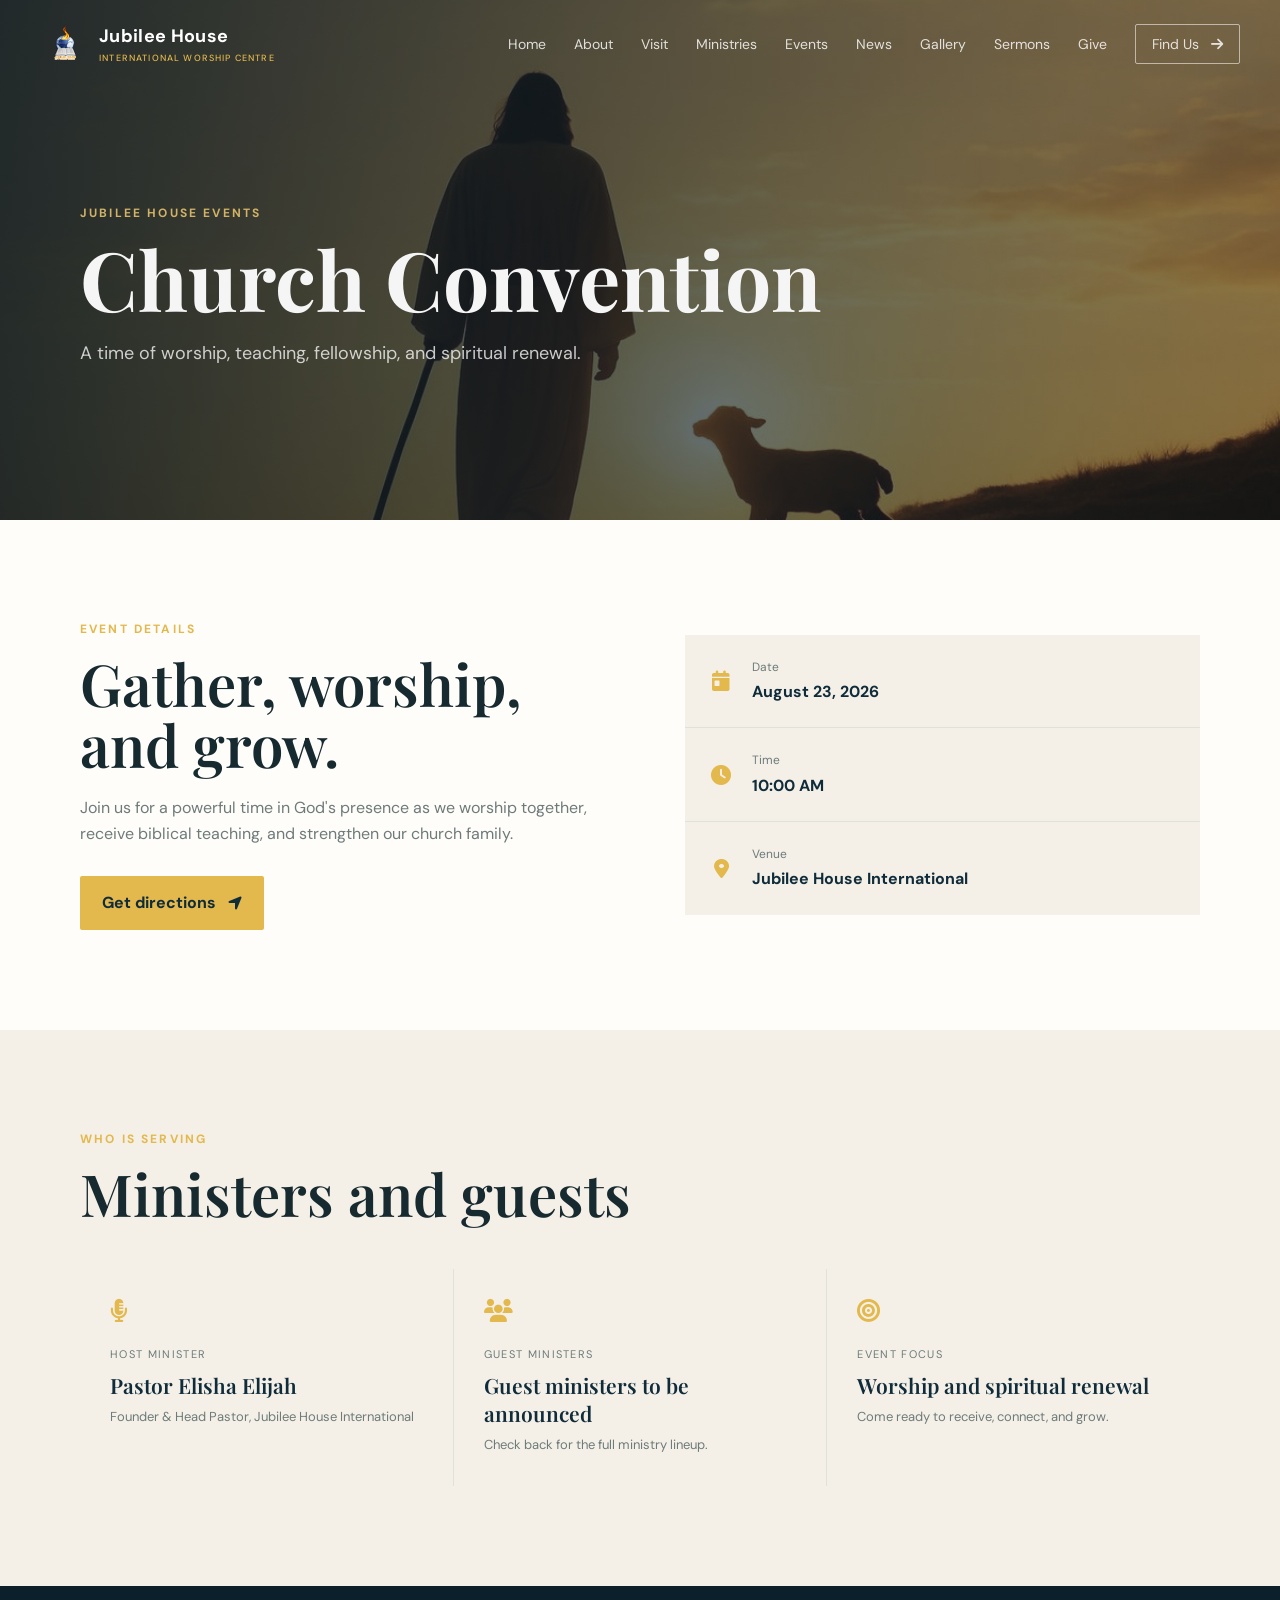
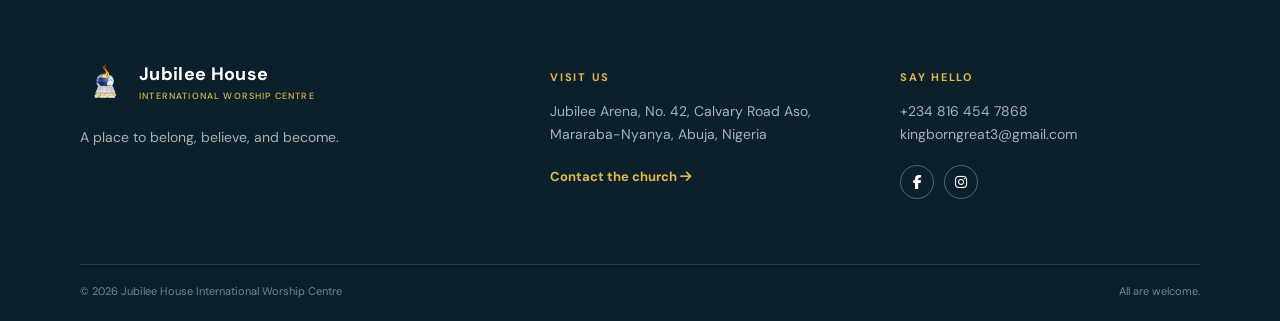
<file: event-details.html>
<!DOCTYPE html>
<html lang="en">
<head>
    <meta charset="UTF-8">
    <meta name="viewport" content="width=device-width, initial-scale=1.0">
    <meta name="description" content="Event details for Jubilee House International Worship Centre.">
    <title>Event Details | Jubilee House International</title>
    <link rel="preconnect" href="https://fonts.googleapis.com">
    <link rel="preconnect" href="https://fonts.gstatic.com" crossorigin>
    <link href="https://fonts.googleapis.com/css2?family=DM+Sans:wght@400;500;700&family=Playfair+Display:wght@600;700&display=swap" rel="stylesheet">
    <link rel="stylesheet" href="https://cdnjs.cloudflare.com/ajax/libs/font-awesome/6.7.2/css/all.min.css">
    <link rel="stylesheet" href="style.css">
</head>
<body class="event-details-page">
    <header class="site-header">
        <nav class="navbar" aria-label="Main navigation">
            <a class="brand" href="index.html#home"><img src="logoj.PNG" alt="Jubilee House logo"><span>Jubilee House<small>International Worship Centre</small></span></a>
            <button class="menu-toggle" id="menu-toggle" type="button" aria-label="Open menu" aria-expanded="false"><i class="fas fa-bars"></i></button>
            <div class="nav-panel" id="mobileMenu"><button class="close-menu" id="closeMenu" type="button" aria-label="Close menu"><i class="fas fa-xmark"></i></button><ul id="nav-links"><li><a href="index.html#home">Home</a></li><li><a href="about.html">About</a></li><li><a href="visit.html">Visit</a></li><li><a href="ministries.html">Ministries</a></li><li><a href="index.html#events">Events</a></li><li><a href="news.html">News</a></li><li><a href="gallery.html">Gallery</a></li><li><a href="sermons.html">Sermons</a></li><li><a href="give.html">Give</a></li><li><a class="nav-cta" href="index.html#contact">Find Us <i class="fas fa-arrow-right"></i></a></li></ul></div>
        </nav>
    </header>
    <main>
        <section class="event-detail-hero"><div class="section-wrap event-detail-hero-content"><p class="eyebrow">JUBILEE HOUSE EVENTS</p><h1 id="eventTitle">Church Convention</h1><p id="eventIntro">A time of worship, teaching, fellowship, and spiritual renewal.</p></div></section>
        <section class="event-detail-section"><div class="section-wrap event-detail-grid"><div><p class="eyebrow">EVENT DETAILS</p><h2 id="eventPurposeTitle">Gather, worship, and grow.</h2><p id="eventPurpose">Join us for a powerful time in God's presence as we worship together, receive biblical teaching, and strengthen our church family.</p><a class="button button-gold" href="https://www.google.com/maps/dir/?api=1&destination=Jubilee+Arena,+No.+42,+Calvary+Road+Aso,+Mararaba-Nyanya,+Abuja,+Nigeria&travelmode=driving" target="_blank" rel="noopener noreferrer">Get directions <i class="fas fa-location-arrow"></i></a></div><div class="event-detail-card"><div><i class="fas fa-calendar-day"></i><span>Date<strong id="eventDate">August 23, 2026</strong></span></div><div><i class="fas fa-clock"></i><span>Time<strong id="eventTime">10:00 AM</strong></span></div><div><i class="fas fa-location-dot"></i><span>Venue<strong id="eventVenue">Jubilee House International</strong></span></div></div></div></section>
        <section class="event-people"><div class="section-wrap"><p class="eyebrow">WHO IS SERVING</p><h2>Ministers and guests</h2><div class="event-people-grid"><article><i class="fas fa-microphone-lines"></i><span>Host minister</span><strong id="eventHost">Pastor Elisha Elijah</strong><p>Founder &amp; Head Pastor, Jubilee House International</p></article><article><i class="fas fa-users"></i><span>Guest ministers</span><strong id="eventGuests">Guest ministers to be announced</strong><p>Check back for the full ministry lineup.</p></article><article><i class="fas fa-bullseye"></i><span>Event focus</span><strong id="eventFocus">Worship and spiritual renewal</strong><p>Come ready to receive, connect, and grow.</p></article></div></div></section>
    </main>
    <footer id="contact"><div class="section-wrap footer-grid"><div><a class="brand footer-brand" href="index.html#home"><img src="logoj.PNG" alt="Jubilee House logo"><span>Jubilee House<small>International Worship Centre</small></span></a><p>A place to belong, believe, and become.</p></div><div><p class="footer-label">VISIT US</p><p>Jubilee Arena, No. 42, Calvary Road Aso,<br>Mararaba-Nyanya, Abuja, Nigeria</p><a class="footer-link" href="index.html#contact">Contact the church <i class="fas fa-arrow-right"></i></a></div><div><p class="footer-label">SAY HELLO</p><p><a href="tel:+2348164547868">+234 816 454 7868</a><br><a href="mailto:kingborngreat3@gmail.com">kingborngreat3@gmail.com</a></p><div class="social-icons"><a href="https://facebook.com/elisha.elijah.262653" aria-label="Facebook" target="_blank" rel="noopener noreferrer"><i class="fab fa-facebook-f"></i></a><a href="https://instagram.com/your_page" aria-label="Instagram" target="_blank" rel="noopener noreferrer"><i class="fab fa-instagram"></i></a></div></div></div><div class="footer-bottom section-wrap"><span>&copy; 2026 Jubilee House International Worship Centre</span><span>All are welcome.</span></div></footer>
    <script src="script.js"></script>
    <script>
        const events = {
            convention: { title: "Church Convention", intro: "A time of worship, teaching, fellowship, and spiritual renewal.", purposeTitle: "Gather, worship, and grow.", purpose: "Join us for a powerful time in God's presence as we worship together, receive biblical teaching, and strengthen our church family.", date: "August 23, 2026", time: "10:00 AM", guests: "Guest ministers to be announced", focus: "Worship and spiritual renewal" },
            thanksgiving: { title: "Thanksgiving Service", intro: "A joyful gathering to celebrate God's faithfulness together.", purposeTitle: "Celebrate God's faithfulness.", purpose: "Come with a grateful heart as we give thanks, share testimonies, and celebrate the goodness of God as one church family.", date: "September 6, 2026", time: "8:00 AM", guests: "Guest ministers to be announced", focus: "Thanksgiving and testimonies" }
        };
        const event = events[new URLSearchParams(window.location.search).get("event")] || events.convention;
        document.title = `${event.title} | Jubilee House International`;
        document.getElementById("eventTitle").textContent = event.title;
        document.getElementById("eventIntro").textContent = event.intro;
        document.getElementById("eventPurposeTitle").textContent = event.purposeTitle;
        document.getElementById("eventPurpose").textContent = event.purpose;
        document.getElementById("eventDate").textContent = event.date;
        document.getElementById("eventTime").textContent = event.time;
        document.getElementById("eventGuests").textContent = event.guests;
        document.getElementById("eventFocus").textContent = event.focus;
    </script>
</body>
</html>
</file>
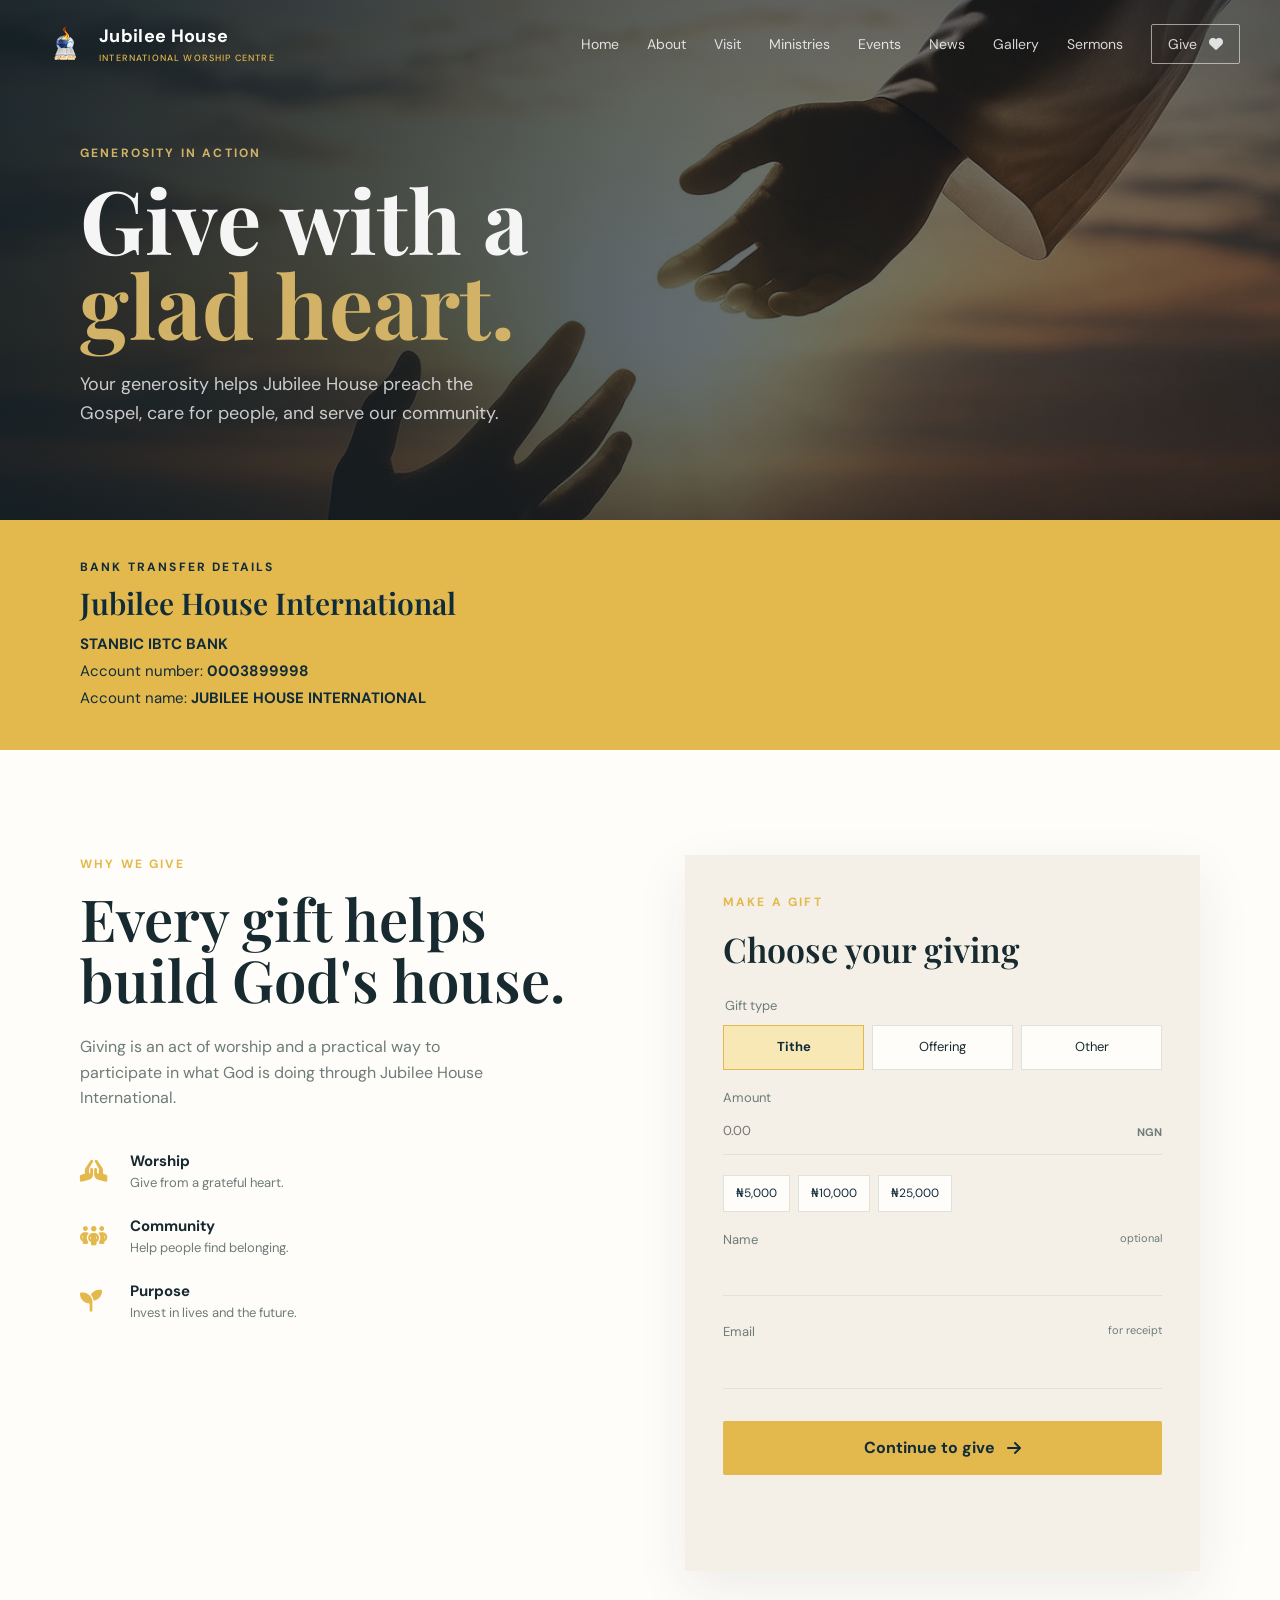
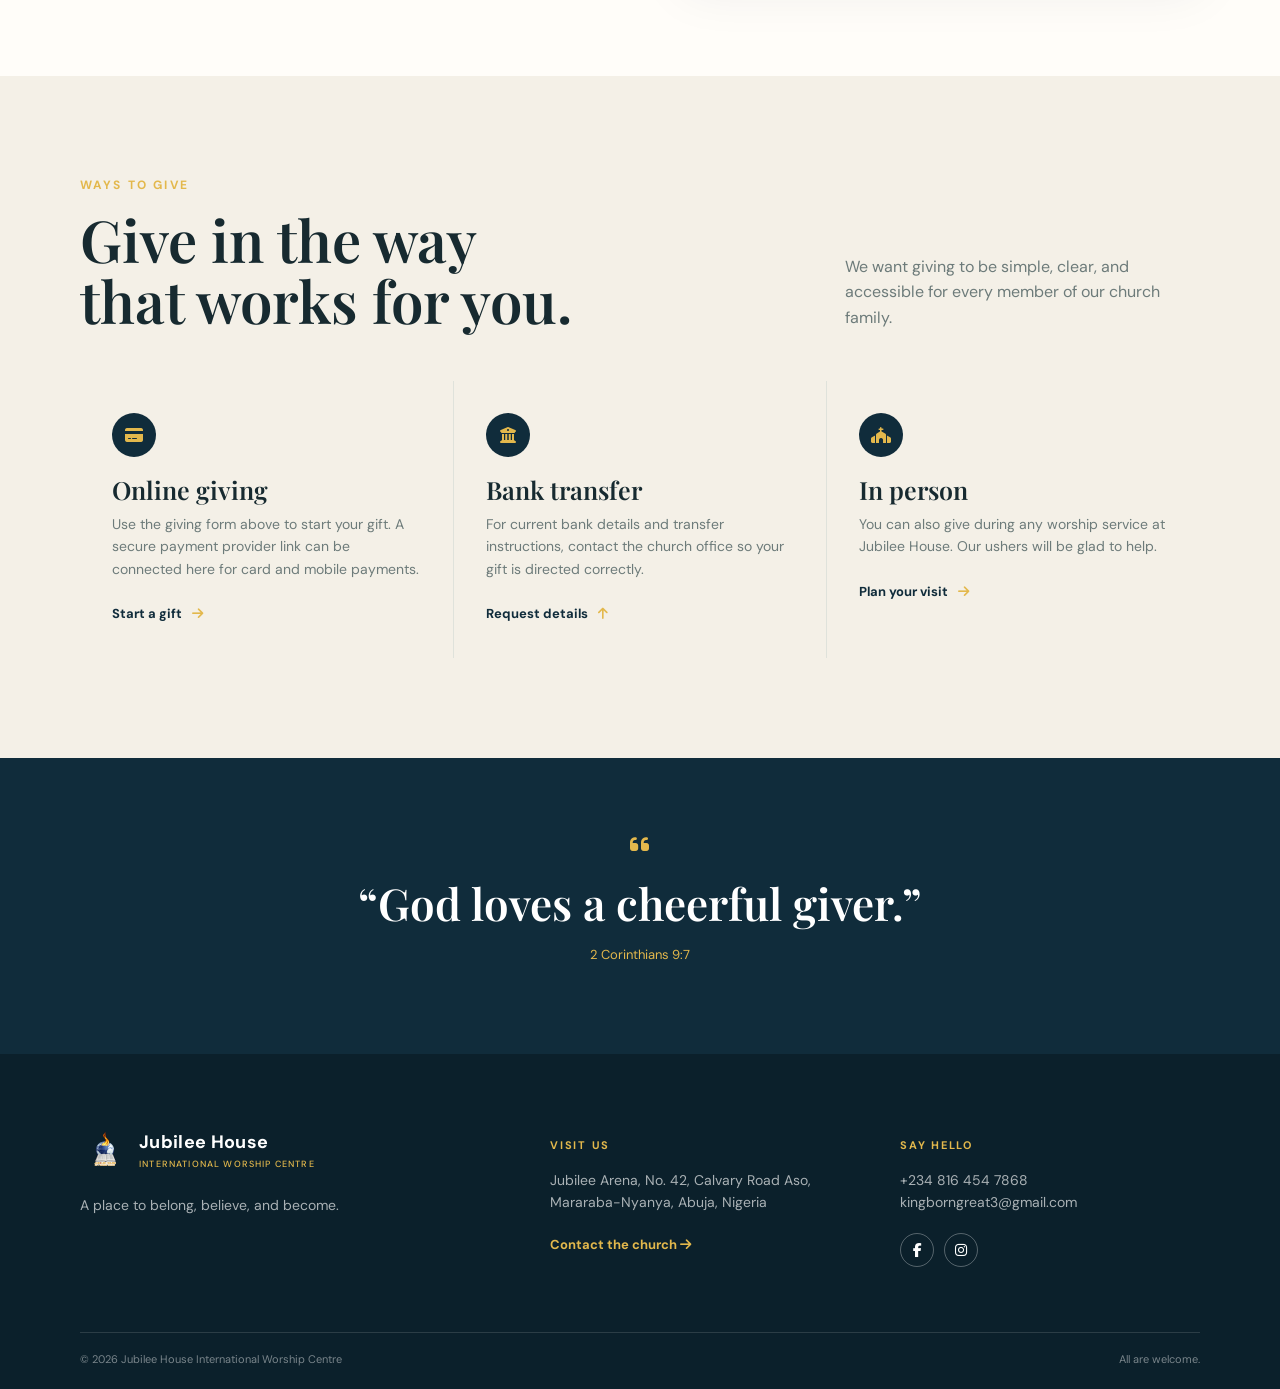
<file: give.html>
<!DOCTYPE html>
<html lang="en">
<head>
    <meta charset="UTF-8">
    <meta name="viewport" content="width=device-width, initial-scale=1.0">
    <meta name="description" content="Give to Jubilee House International Worship Centre through tithes and offerings.">
    <title>Give | Jubilee House International</title>
    <link rel="preconnect" href="https://fonts.googleapis.com">
    <link rel="preconnect" href="https://fonts.gstatic.com" crossorigin>
    <link href="https://fonts.googleapis.com/css2?family=DM+Sans:wght@400;500;700&family=Playfair+Display:wght@600;700&display=swap" rel="stylesheet">
    <link rel="stylesheet" href="https://cdnjs.cloudflare.com/ajax/libs/font-awesome/6.7.2/css/all.min.css">
    <link rel="stylesheet" href="style.css">
</head>
<body class="give-page">
    <header class="site-header">
        <nav class="navbar" aria-label="Main navigation">
            <a class="brand" href="index.html#home"><img src="logoj.PNG" alt="Jubilee House logo"><span>Jubilee House<small>International Worship Centre</small></span></a>
            <button class="menu-toggle" id="menu-toggle" type="button" aria-label="Open menu" aria-expanded="false"><i class="fas fa-bars"></i></button>
            <div class="nav-panel" id="mobileMenu">
                <button class="close-menu" id="closeMenu" type="button" aria-label="Close menu"><i class="fas fa-xmark"></i></button>
                <ul id="nav-links">
                    <li><a href="index.html#home">Home</a></li><li><a href="about.html">About</a></li><li><a href="visit.html">Visit</a></li><li><a href="ministries.html">Ministries</a></li><li><a href="index.html#events">Events</a></li><li><a href="news.html">News</a></li><li><a href="gallery.html">Gallery</a></li><li><a href="sermons.html">Sermons</a></li><li><a class="nav-cta" href="give.html" aria-current="page">Give <i class="fas fa-heart"></i></a></li>
                </ul>
            </div>
        </nav>
    </header>

    <main>
        <section class="give-hero"><div class="section-wrap give-hero-content"><p class="eyebrow">GENEROSITY IN ACTION</p><h1>Give with a<br><em>glad heart.</em></h1><p>Your generosity helps Jubilee House preach the Gospel, care for people, and serve our community.</p></div></section>
        <section class="bank-transfer-banner"><div class="section-wrap"><p class="eyebrow">BANK TRANSFER DETAILS</p><h2>Jubilee House International</h2><p><strong>STANBIC IBTC BANK</strong><br>Account number: <strong>0003899998</strong><br>Account name: <strong>JUBILEE HOUSE INTERNATIONAL</strong></p></div></section>
        <section class="give-section"><div class="section-wrap give-grid"><div class="give-copy"><p class="eyebrow">WHY WE GIVE</p><h2>Every gift helps<br>build God's house.</h2><p>Giving is an act of worship and a practical way to participate in what God is doing through Jubilee House International.</p><div class="give-values"><span><i class="fas fa-hands-holding-heart"></i><strong>Worship</strong><small>Give from a grateful heart.</small></span><span><i class="fas fa-people-group"></i><strong>Community</strong><small>Help people find belonging.</small></span><span><i class="fas fa-seedling"></i><strong>Purpose</strong><small>Invest in lives and the future.</small></span></div></div><div class="give-card"><p class="eyebrow">MAKE A GIFT</p><h2>Choose your giving</h2><form id="giveForm"><fieldset><legend>Gift type</legend><div class="gift-types"><label><input type="radio" name="giftType" value="Tithe" checked><span>Tithe</span></label><label><input type="radio" name="giftType" value="Offering"><span>Offering</span></label><label><input type="radio" name="giftType" value="Other"><span>Other</span></label></div></fieldset><label class="give-label">Amount<input id="giveAmount" name="amount" type="number" min="1" step="0.01" placeholder="0.00" required><span class="currency">NGN</span></label><div class="amount-presets"><button type="button" data-amount="5000">₦5,000</button><button type="button" data-amount="10000">₦10,000</button><button type="button" data-amount="25000">₦25,000</button></div><label class="give-label">Name <span class="optional">optional</span><input id="giveName" name="name" type="text" autocomplete="name"></label><label class="give-label">Email <span class="optional">for receipt</span><input id="giveEmail" name="email" type="email" autocomplete="email"></label><button class="button button-gold give-submit" type="submit">Continue to give <i class="fas fa-arrow-right"></i></button><p class="give-status" id="giveStatus" role="status"></p></form></div></div></section>
        <section class="giving-options"><div class="section-wrap"><div class="section-heading"><div><p class="eyebrow">WAYS TO GIVE</p><h2>Give in the way<br>that works for you.</h2></div><p>We want giving to be simple, clear, and accessible for every member of our church family.</p></div><div class="giving-option-grid"><article><span><i class="fas fa-credit-card"></i></span><h3>Online giving</h3><p>Use the giving form above to start your gift. A secure payment provider link can be connected here for card and mobile payments.</p><a href="#giveForm">Start a gift <i class="fas fa-arrow-right"></i></a></article><article><span><i class="fas fa-building-columns"></i></span><h3>Bank transfer</h3><p>For current bank details and transfer instructions, contact the church office so your gift is directed correctly.</p><a href="mailto:kingborngreat3@gmail.com?subject=Giving%20details">Request details <i class="fas fa-arrow-right"></i></a></article><article><span><i class="fas fa-church"></i></span><h3>In person</h3><p>You can also give during any worship service at Jubilee House. Our ushers will be glad to help.</p><a href="index.html#services">Plan your visit <i class="fas fa-arrow-right"></i></a></article></div></div></section>
        <section class="give-quote"><div class="section-wrap"><i class="fas fa-quote-left"></i><blockquote>“God loves a cheerful giver.”</blockquote><p>2 Corinthians 9:7</p></div></section>
    </main>

    <footer id="contact"><div class="section-wrap footer-grid"><div><a class="brand footer-brand" href="index.html#home"><img src="logoj.PNG" alt="Jubilee House logo"><span>Jubilee House<small>International Worship Centre</small></span></a><p>A place to belong, believe, and become.</p></div><div><p class="footer-label">VISIT US</p><p>Jubilee Arena, No. 42, Calvary Road Aso,<br>Mararaba-Nyanya, Abuja, Nigeria</p><a class="footer-link" href="index.html#contact">Contact the church <i class="fas fa-arrow-right"></i></a></div><div><p class="footer-label">SAY HELLO</p><p><a href="tel:+2348164547868">+234 816 454 7868</a><br><a href="mailto:kingborngreat3@gmail.com">kingborngreat3@gmail.com</a></p><div class="social-icons"><a href="https://facebook.com/elisha.elijah.262653" aria-label="Facebook" target="_blank" rel="noopener noreferrer"><i class="fab fa-facebook-f"></i></a><a href="https://instagram.com/your_page" aria-label="Instagram" target="_blank" rel="noopener noreferrer"><i class="fab fa-instagram"></i></a></div></div></div><div class="footer-bottom section-wrap"><span>&copy; 2026 Jubilee House International Worship Centre</span><span>All are welcome.</span></div></footer>
    <script src="script.js"></script>
    <script>
        const giveForm = document.getElementById("giveForm");
        const giveAmount = document.getElementById("giveAmount");
        const giveStatus = document.getElementById("giveStatus");
        const giveModal = document.createElement("div");
        giveModal.className = "give-modal";
        giveModal.hidden = true;
        giveModal.innerHTML = `<div class="give-modal-card" role="dialog" aria-modal="true" aria-labelledby="giveModalTitle"><button class="give-modal-close" type="button" aria-label="Close giving details"><i class="fas fa-xmark"></i></button><p class="eyebrow">YOUR GIFT IS READY</p><h2 id="giveModalTitle">Give by bank transfer</h2><p class="give-modal-summary" id="giveModalSummary"></p><div class="give-modal-account"><span>Bank</span><strong>STANBIC IBTC BANK</strong><span>Account number</span><strong>0003899998</strong><span>Account name</span><strong>JUBILEE HOUSE INTERNATIONAL</strong></div><p class="give-modal-note">“A generous person will prosper; whoever refreshes others will be refreshed.”<br><strong>Proverbs 11:25</strong></p><button class="button button-gold give-modal-done" type="button">Pay</button></div>`;
        document.body.appendChild(giveModal);
        const giveModalSummary = giveModal.querySelector("#giveModalSummary");
        const closeGiveModal = () => { giveModal.hidden = true; document.body.classList.remove("menu-open"); };
        giveModal.querySelector(".give-modal-close").addEventListener("click", closeGiveModal);
        giveModal.querySelector(".give-modal-done").addEventListener("click", closeGiveModal);
        giveModal.addEventListener("click", (event) => { if (event.target === giveModal) closeGiveModal(); });
        document.addEventListener("keydown", (event) => { if (event.key === "Escape" && !giveModal.hidden) closeGiveModal(); });
        document.querySelectorAll("[data-amount]").forEach((button) => button.addEventListener("click", () => { giveAmount.value = button.dataset.amount; }));
        giveForm.addEventListener("submit", (event) => {
            event.preventDefault();
            const type = new FormData(giveForm).get("giftType");
            const amount = Number(giveAmount.value).toLocaleString("en-NG");
            giveStatus.textContent = "";
            giveModalSummary.textContent = `${type} gift amount: ₦${amount}`;
            giveModal.hidden = false;
            document.body.classList.add("menu-open");
            giveModal.querySelector(".give-modal-close").focus();
        });
    </script>
</body>
</html>
</file>
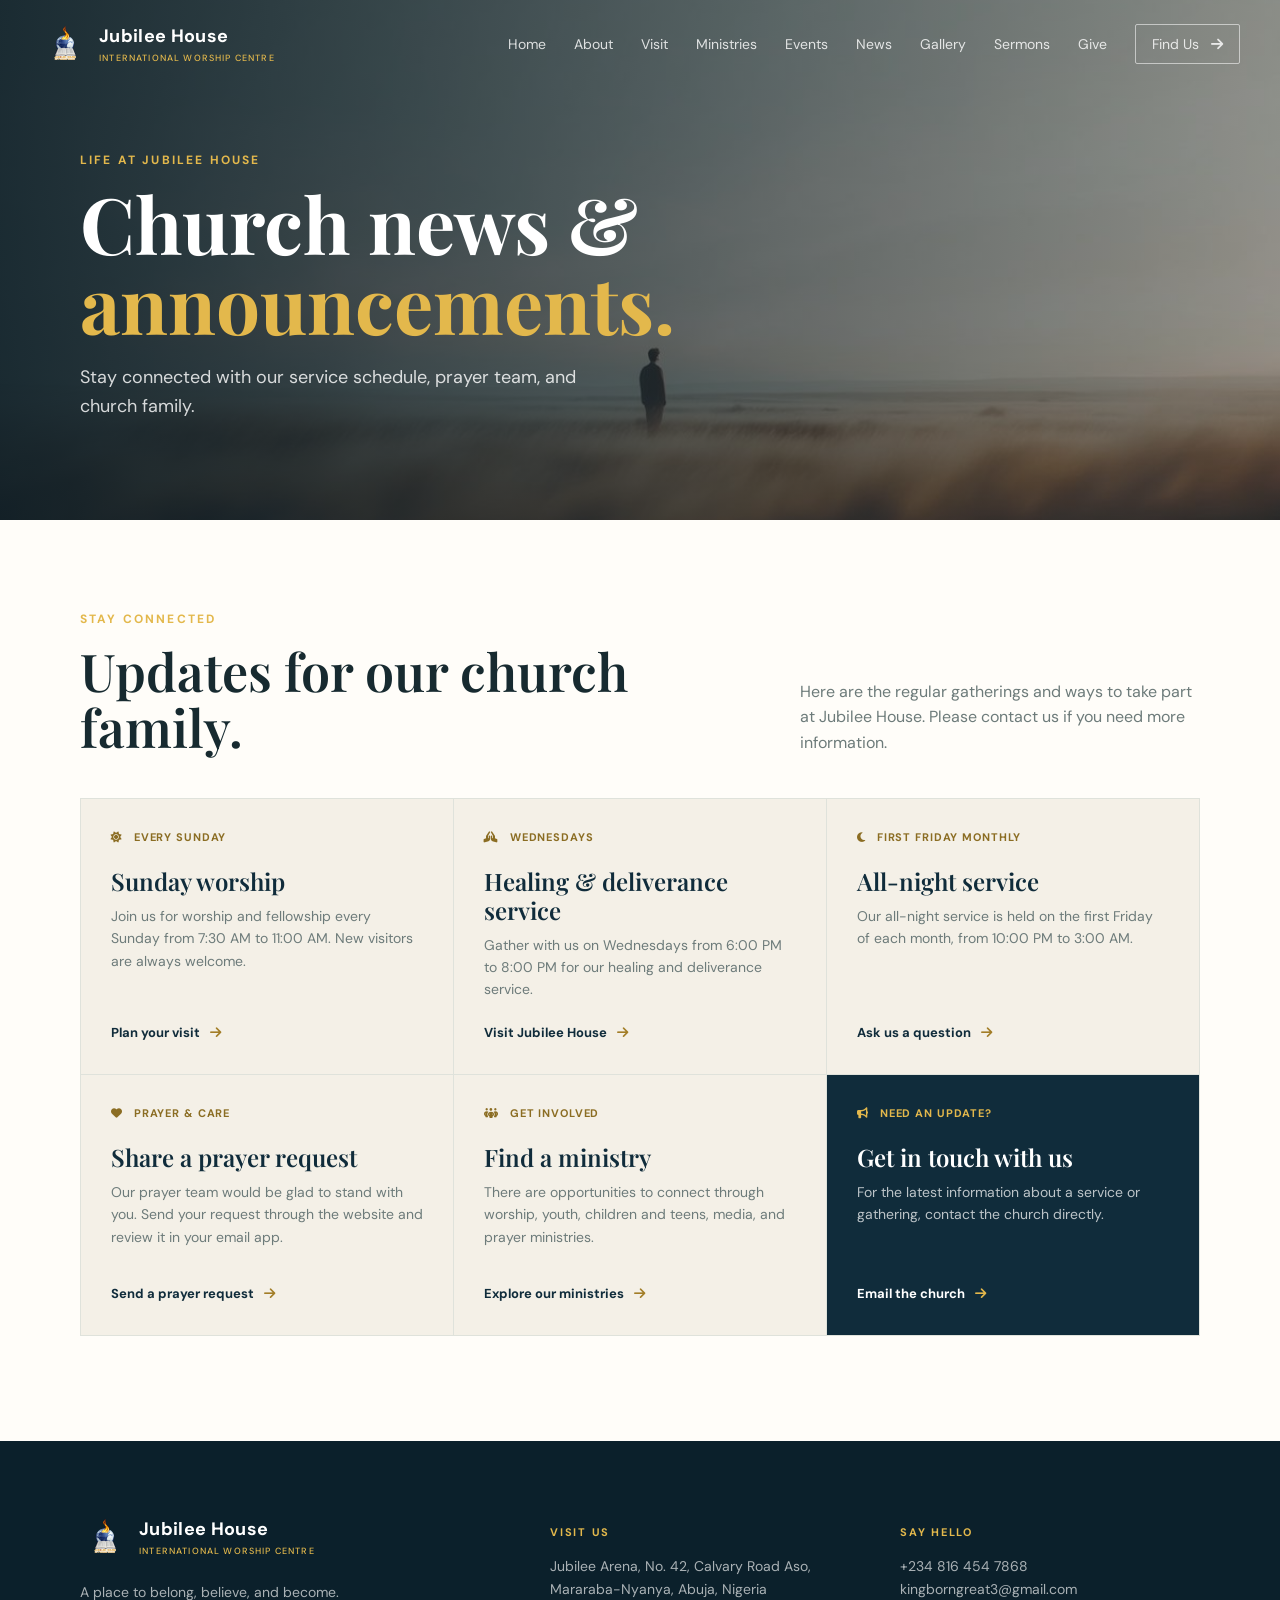
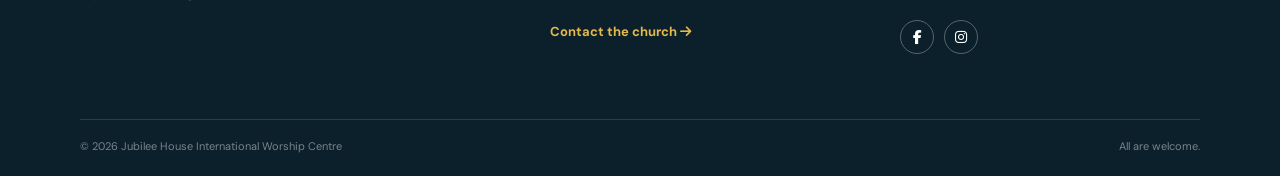
<file: news.html>
<!DOCTYPE html>
<html lang="en">
<head>
    <meta charset="UTF-8">
    <meta name="viewport" content="width=device-width, initial-scale=1.0">
    <meta name="description" content="Church news, service announcements, and ways to connect at Jubilee House International Worship Centre.">
    <title>News &amp; Announcements | Jubilee House International</title>
    <link rel="preconnect" href="https://fonts.googleapis.com">
    <link rel="preconnect" href="https://fonts.gstatic.com" crossorigin>
    <link href="https://fonts.googleapis.com/css2?family=DM+Sans:wght@400;500;700&family=Playfair+Display:wght@600;700&display=swap" rel="stylesheet">
    <link rel="stylesheet" href="https://cdnjs.cloudflare.com/ajax/libs/font-awesome/6.7.2/css/all.min.css">
    <link rel="stylesheet" href="style.css">
</head>
<body class="news-page">
    <header class="site-header">
        <nav class="navbar" aria-label="Main navigation">
            <a class="brand" href="index.html#home"><img src="logoj.PNG" alt="Jubilee House logo"><span>Jubilee House<small>International Worship Centre</small></span></a>
            <button class="menu-toggle" id="menu-toggle" type="button" aria-label="Open menu" aria-expanded="false"><i class="fas fa-bars"></i></button>
            <div class="nav-panel" id="mobileMenu">
                <button class="close-menu" id="closeMenu" type="button" aria-label="Close menu"><i class="fas fa-xmark"></i></button>
                <ul id="nav-links">
                    <li><a href="index.html#home">Home</a></li>
                    <li><a href="about.html">About</a></li>
                    <li><a href="visit.html">Visit</a></li>
                    <li><a href="ministries.html">Ministries</a></li>
                    <li><a href="index.html#events">Events</a></li>
                    <li><a href="news.html" aria-current="page">News</a></li>
                    <li><a href="gallery.html">Gallery</a></li>
                    <li><a href="sermons.html">Sermons</a></li>
                    <li><a href="give.html">Give</a></li>
                    <li><a class="nav-cta" href="index.html#contact">Find Us <i class="fas fa-arrow-right"></i></a></li>
                </ul>
            </div>
        </nav>
    </header>

    <main>
        <section class="news-hero">
            <div class="section-wrap news-hero-content">
                <p class="eyebrow">LIFE AT JUBILEE HOUSE</p>
                <h1>Church news &amp;<br><em>announcements.</em></h1>
                <p>Stay connected with our service schedule, prayer team, and church family.</p>
            </div>
        </section>
        <section class="news-section">
            <div class="section-wrap">
                <div class="news-heading">
                    <div>
                        <p class="eyebrow">STAY CONNECTED</p>
                        <h2>Updates for our church family.</h2>
                    </div>
                    <p>Here are the regular gatherings and ways to take part at Jubilee House. Please contact us if you need more information.</p>
                </div>
                <div class="news-grid">
                    <article class="news-card">
                        <span class="news-category"><i class="fas fa-sun" aria-hidden="true"></i> Every Sunday</span>
                        <h3>Sunday worship</h3>
                        <p>Join us for worship and fellowship every Sunday from 7:30 AM to 11:00 AM. New visitors are always welcome.</p>
                        <a href="visit.html">Plan your visit <i class="fas fa-arrow-right" aria-hidden="true"></i></a>
                    </article>
                    <article class="news-card">
                        <span class="news-category"><i class="fas fa-hands-praying" aria-hidden="true"></i> Wednesdays</span>
                        <h3>Healing &amp; deliverance service</h3>
                        <p>Gather with us on Wednesdays from 6:00 PM to 8:00 PM for our healing and deliverance service.</p>
                        <a href="visit.html">Visit Jubilee House <i class="fas fa-arrow-right" aria-hidden="true"></i></a>
                    </article>
                    <article class="news-card">
                        <span class="news-category"><i class="fas fa-moon" aria-hidden="true"></i> First Friday monthly</span>
                        <h3>All-night service</h3>
                        <p>Our all-night service is held on the first Friday of each month, from 10:00 PM to 3:00 AM.</p>
                        <a href="index.html#contact">Ask us a question <i class="fas fa-arrow-right" aria-hidden="true"></i></a>
                    </article>
                    <article class="news-card">
                        <span class="news-category"><i class="fas fa-heart" aria-hidden="true"></i> Prayer &amp; care</span>
                        <h3>Share a prayer request</h3>
                        <p>Our prayer team would be glad to stand with you. Send your request through the website and review it in your email app.</p>
                        <a href="index.html#prayer">Send a prayer request <i class="fas fa-arrow-right" aria-hidden="true"></i></a>
                    </article>
                    <article class="news-card">
                        <span class="news-category"><i class="fas fa-people-group" aria-hidden="true"></i> Get involved</span>
                        <h3>Find a ministry</h3>
                        <p>There are opportunities to connect through worship, youth, children and teens, media, and prayer ministries.</p>
                        <a href="ministries.html">Explore our ministries <i class="fas fa-arrow-right" aria-hidden="true"></i></a>
                    </article>
                    <article class="news-card news-contact-card">
                        <span class="news-category"><i class="fas fa-bullhorn" aria-hidden="true"></i> Need an update?</span>
                        <h3>Get in touch with us</h3>
                        <p>For the latest information about a service or gathering, contact the church directly.</p>
                        <a href="mailto:kingborngreat3@gmail.com">Email the church <i class="fas fa-arrow-right" aria-hidden="true"></i></a>
                    </article>
                </div>
            </div>
        </section>
    </main>

    <footer id="contact"><div class="section-wrap footer-grid"><div><a class="brand footer-brand" href="index.html#home"><img src="logoj.PNG" alt="Jubilee House logo"><span>Jubilee House<small>International Worship Centre</small></span></a><p>A place to belong, believe, and become.</p></div><div><p class="footer-label">VISIT US</p><p>Jubilee Arena, No. 42, Calvary Road Aso,<br>Mararaba-Nyanya, Abuja, Nigeria</p><a class="footer-link" href="index.html#contact">Contact the church <i class="fas fa-arrow-right"></i></a></div><div><p class="footer-label">SAY HELLO</p><p><a href="tel:+2348164547868">+234 816 454 7868</a><br><a href="mailto:kingborngreat3@gmail.com">kingborngreat3@gmail.com</a></p><div class="social-icons"><a href="https://facebook.com/elisha.elijah.262653" aria-label="Facebook" target="_blank" rel="noopener noreferrer"><i class="fab fa-facebook-f"></i></a><a href="https://instagram.com/your_page" aria-label="Instagram" target="_blank" rel="noopener noreferrer"><i class="fab fa-instagram"></i></a></div></div></div><div class="footer-bottom section-wrap"><span>&copy; 2026 Jubilee House International Worship Centre</span><span>All are welcome.</span></div></footer>
    <script src="script.js"></script>
</body>
</html>
</file>
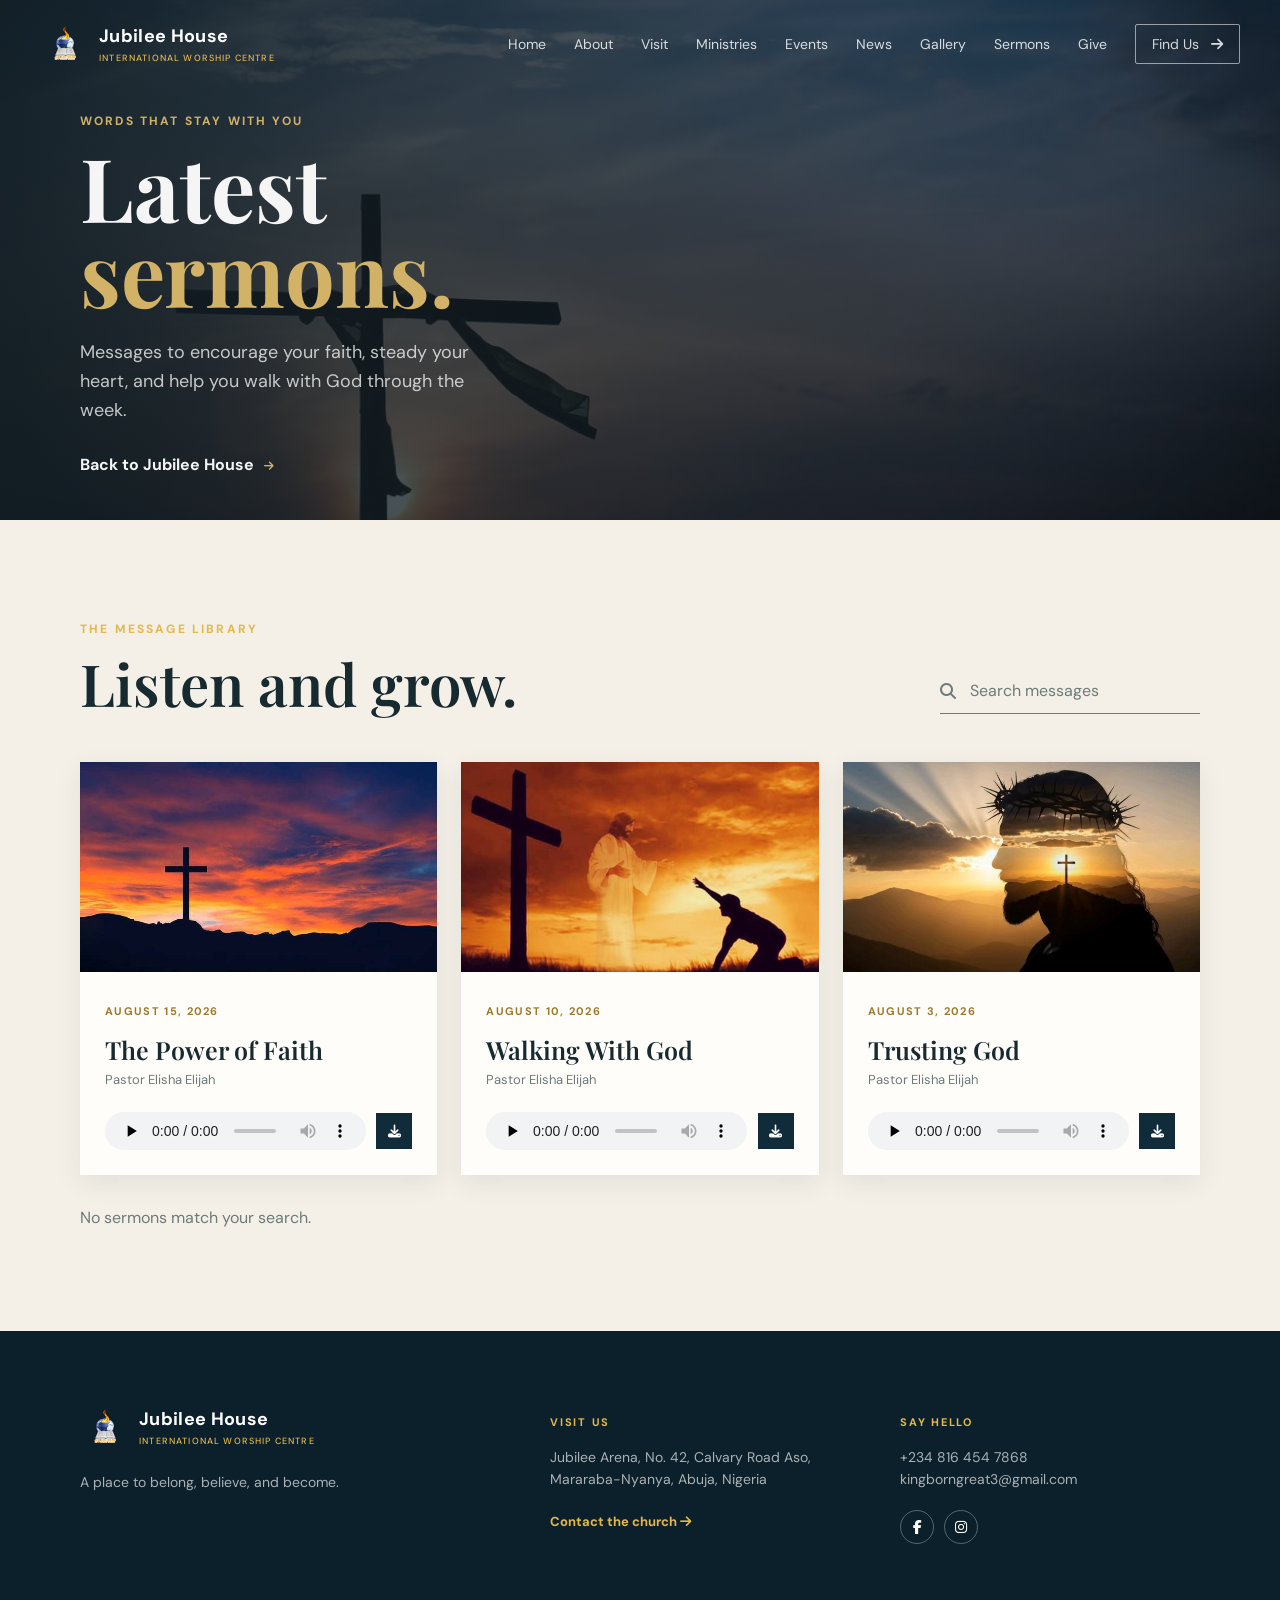
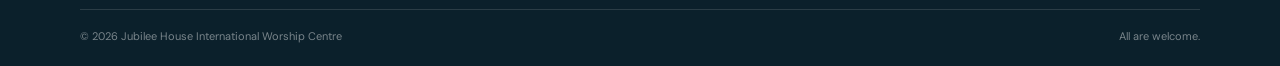
<file: sermons.html>
<!DOCTYPE html>
<html lang="en">
<head>
    <meta charset="UTF-8">
    <meta name="viewport" content="width=device-width, initial-scale=1.0">
    <meta name="description" content="Listen to sermons from Jubilee House International Worship Centre.">
    <title>Sermons | Jubilee House International</title>
    <link rel="preconnect" href="https://fonts.googleapis.com">
    <link rel="preconnect" href="https://fonts.gstatic.com" crossorigin>
    <link href="https://fonts.googleapis.com/css2?family=DM+Sans:wght@400;500;700&family=Playfair+Display:wght@600;700&display=swap" rel="stylesheet">
    <link rel="stylesheet" href="https://cdnjs.cloudflare.com/ajax/libs/font-awesome/6.7.2/css/all.min.css">
    <link rel="stylesheet" href="style.css">
</head>
<body class="sermons-page">
    <header class="site-header">
        <nav class="navbar" aria-label="Main navigation">
            <a class="brand" href="index.html#home"><img src="logoj.PNG" alt="Jubilee House logo"><span>Jubilee House<small>International Worship Centre</small></span></a>
            <button class="menu-toggle" id="menu-toggle" type="button" aria-label="Open menu" aria-expanded="false"><i class="fas fa-bars"></i></button>
            <div class="nav-panel" id="mobileMenu">
                <button class="close-menu" id="closeMenu" type="button" aria-label="Close menu"><i class="fas fa-xmark"></i></button>
                <ul id="nav-links">
                    <li><a href="index.html#home">Home</a></li><li><a href="about.html">About</a></li><li><a href="visit.html">Visit</a></li><li><a href="ministries.html">Ministries</a></li><li><a href="index.html#events">Events</a></li><li><a href="news.html">News</a></li><li><a href="gallery.html">Gallery</a></li><li><a href="sermons.html">Sermons</a></li><li><a href="give.html">Give</a></li><li><a class="nav-cta" href="index.html#contact">Find Us <i class="fas fa-arrow-right"></i></a></li>
                </ul>
            </div>
        </nav>
    </header>

    <main>
        <section class="sermon-hero"><div class="section-wrap sermon-hero-content"><p class="eyebrow">WORDS THAT STAY WITH YOU</p><h1>Latest<br><em>sermons.</em></h1><p>Messages to encourage your faith, steady your heart, and help you walk with God through the week.</p><a class="text-link" href="index.html#home">Back to Jubilee House <i class="fas fa-arrow-right"></i></a></div></section>
        <section class="sermon-library"><div class="section-wrap"><div class="sermon-heading"><div><p class="eyebrow">THE MESSAGE LIBRARY</p><h2>Listen and grow.</h2></div><label class="sermon-search"><i class="fas fa-search"></i><input id="sermonSearch" type="search" placeholder="Search messages" aria-label="Search sermons"></label></div><div class="sermon-grid" id="sermonList">
            <article class="sermon-card"><div class="sermon-image"><img src="sermon1.jpg" alt="The Power of Faith sermon"></div><div class="sermon-content"><span class="sermon-date">August 15, 2026</span><h3>The Power of Faith</h3><p class="sermon-speaker">Pastor Elisha Elijah</p><div class="sermon-actions"><audio controls preload="none"><source src="audio/sermon1.mp3" type="audio/mpeg">Your browser does not support audio playback.</audio><a href="audio/sermon1.mp3" download class="download-btn" aria-label="Download The Power of Faith"><i class="fas fa-download"></i></a></div></div></article>
            <article class="sermon-card"><div class="sermon-image"><img src="sermon2.jpg" alt="Walking With God sermon"></div><div class="sermon-content"><span class="sermon-date">August 10, 2026</span><h3>Walking With God</h3><p class="sermon-speaker">Pastor Elisha Elijah</p><div class="sermon-actions"><audio controls preload="none"><source src="audio/sermon2.mp3" type="audio/mpeg">Your browser does not support audio playback.</audio><a href="audio/sermon2.mp3" download class="download-btn" aria-label="Download Walking With God"><i class="fas fa-download"></i></a></div></div></article>
            <article class="sermon-card"><div class="sermon-image"><img src="sermon3.jpg" alt="Trusting God sermon"></div><div class="sermon-content"><span class="sermon-date">August 3, 2026</span><h3>Trusting God</h3><p class="sermon-speaker">Pastor Elisha Elijah</p><div class="sermon-actions"><audio controls preload="none"><source src="audio/sermon3.mp3" type="audio/mpeg">Your browser does not support audio playback.</audio><a href="audio/sermon3.mp3" download class="download-btn" aria-label="Download Trusting God"><i class="fas fa-download"></i></a></div></div></article>
        </div><p class="no-results" id="noResults">No sermons match your search.</p></div></section>
    </main>

    <footer id="contact"><div class="section-wrap footer-grid"><div><a class="brand footer-brand" href="index.html#home"><img src="logoj.PNG" alt="Jubilee House logo"><span>Jubilee House<small>International Worship Centre</small></span></a><p>A place to belong, believe, and become.</p></div><div><p class="footer-label">VISIT US</p><p>Jubilee Arena, No. 42, Calvary Road Aso,<br>Mararaba-Nyanya, Abuja, Nigeria</p><a class="footer-link" href="index.html#contact">Contact the church <i class="fas fa-arrow-right"></i></a></div><div><p class="footer-label">SAY HELLO</p><p><a href="tel:+2348164547868">+234 816 454 7868</a><br><a href="mailto:kingborngreat3@gmail.com">kingborngreat3@gmail.com</a></p><div class="social-icons"><a href="https://facebook.com/elisha.elijah.262653" aria-label="Facebook" target="_blank" rel="noopener noreferrer"><i class="fab fa-facebook-f"></i></a><a href="https://instagram.com/your_page" aria-label="Instagram" target="_blank" rel="noopener noreferrer"><i class="fab fa-instagram"></i></a></div></div></div><div class="footer-bottom section-wrap"><span>&copy; 2026 Jubilee House International Worship Centre</span><span>All are welcome.</span></div></footer>
    <script src="script.js"></script>
    <script>
        const sermonSearch = document.getElementById("sermonSearch");
        const sermonCards = document.querySelectorAll(".sermon-card");
        const noResults = document.getElementById("noResults");

        sermonSearch.addEventListener("input", () => {
            const query = sermonSearch.value.trim().toLowerCase();
            let visibleCards = 0;
            sermonCards.forEach((card) => {
                const matches = card.textContent.toLowerCase().includes(query);
                card.hidden = !matches;
                if (matches) visibleCards += 1;
            });
            noResults.hidden = visibleCards !== 0;
        });
    </script>
</body>
</html>
</file>
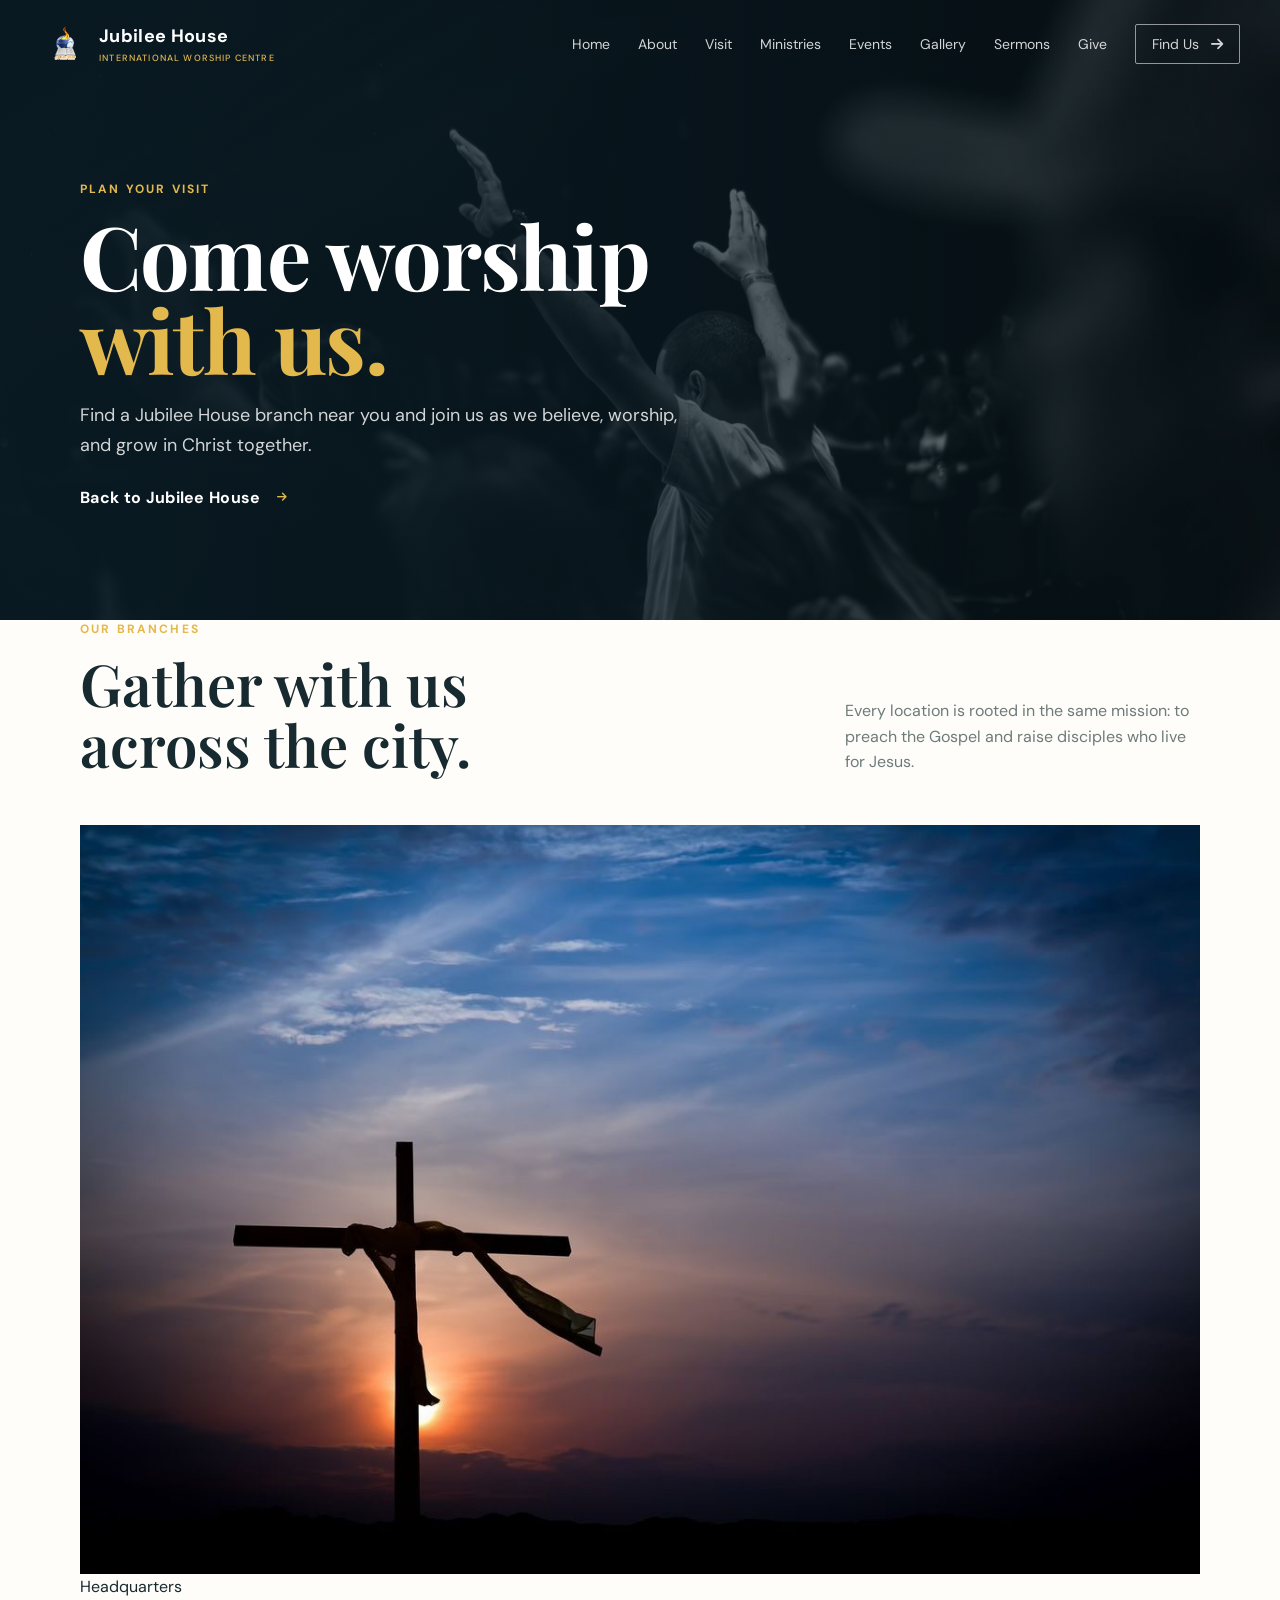
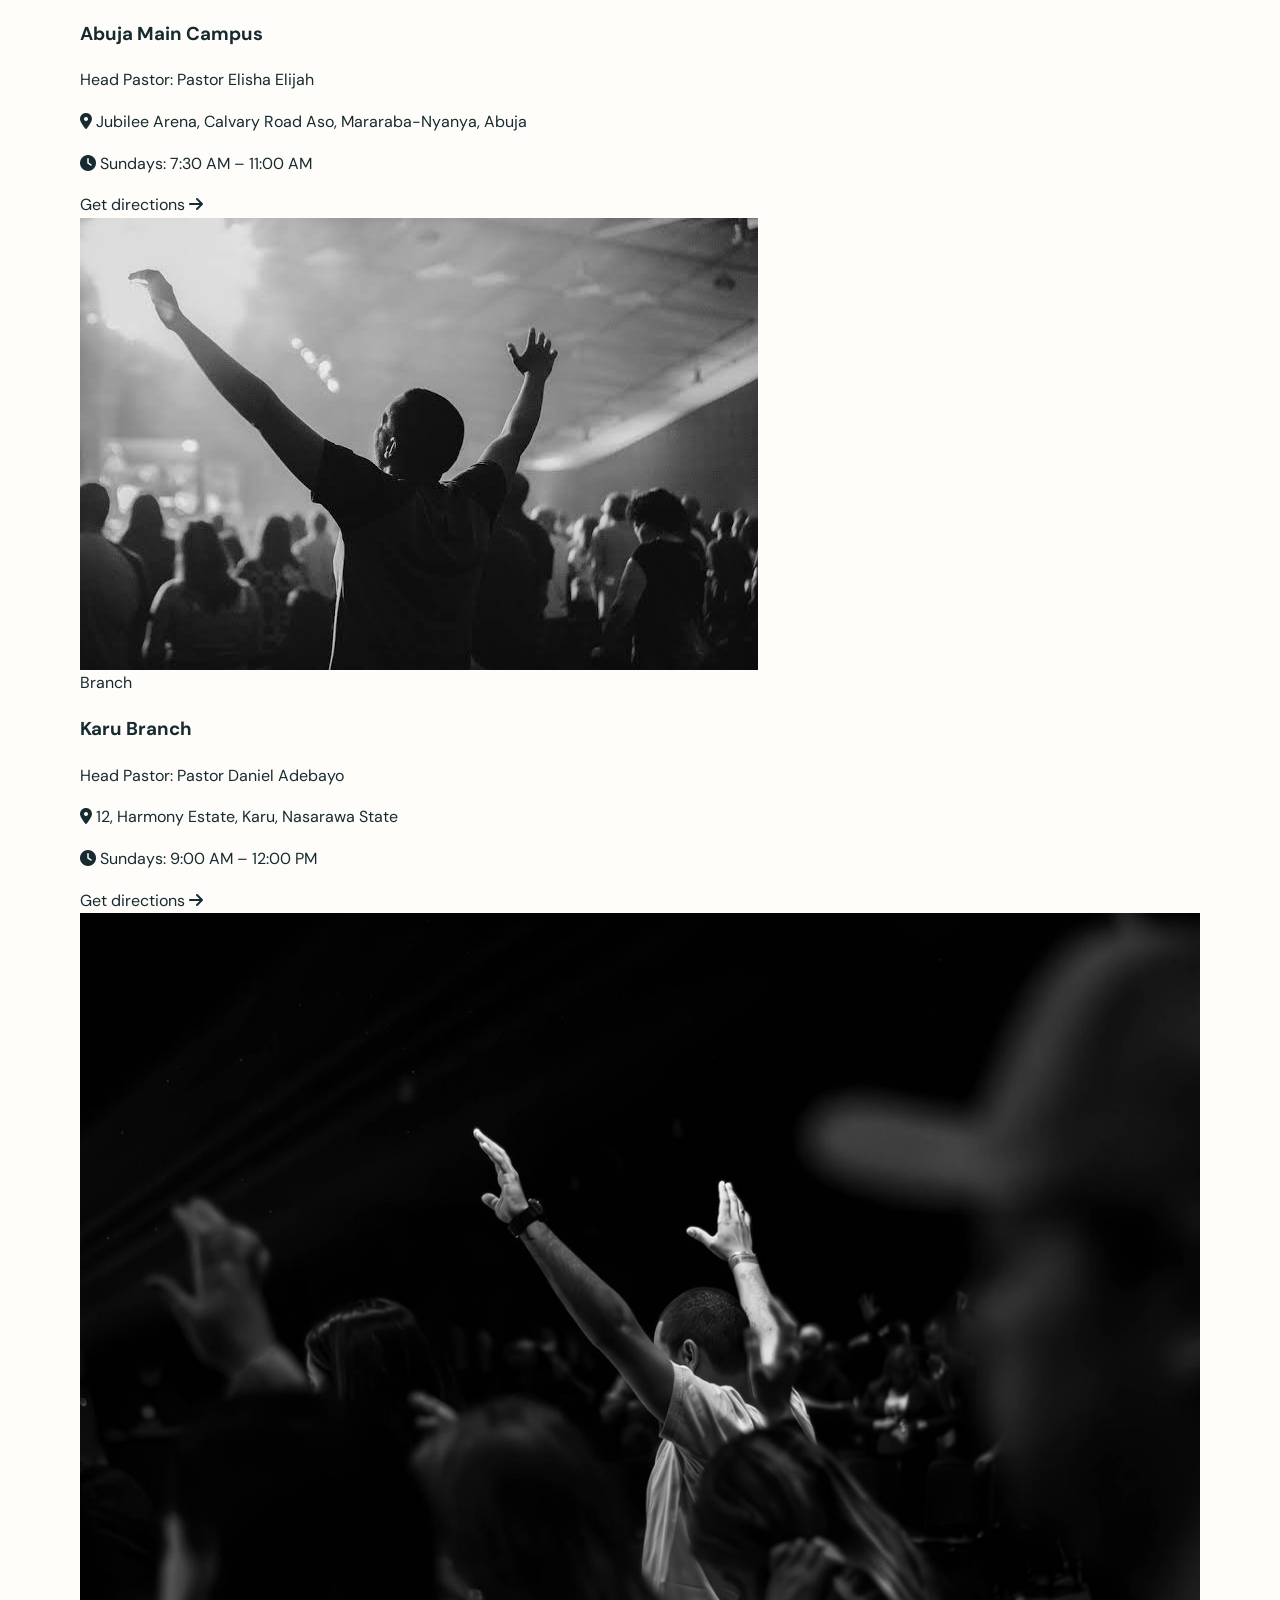
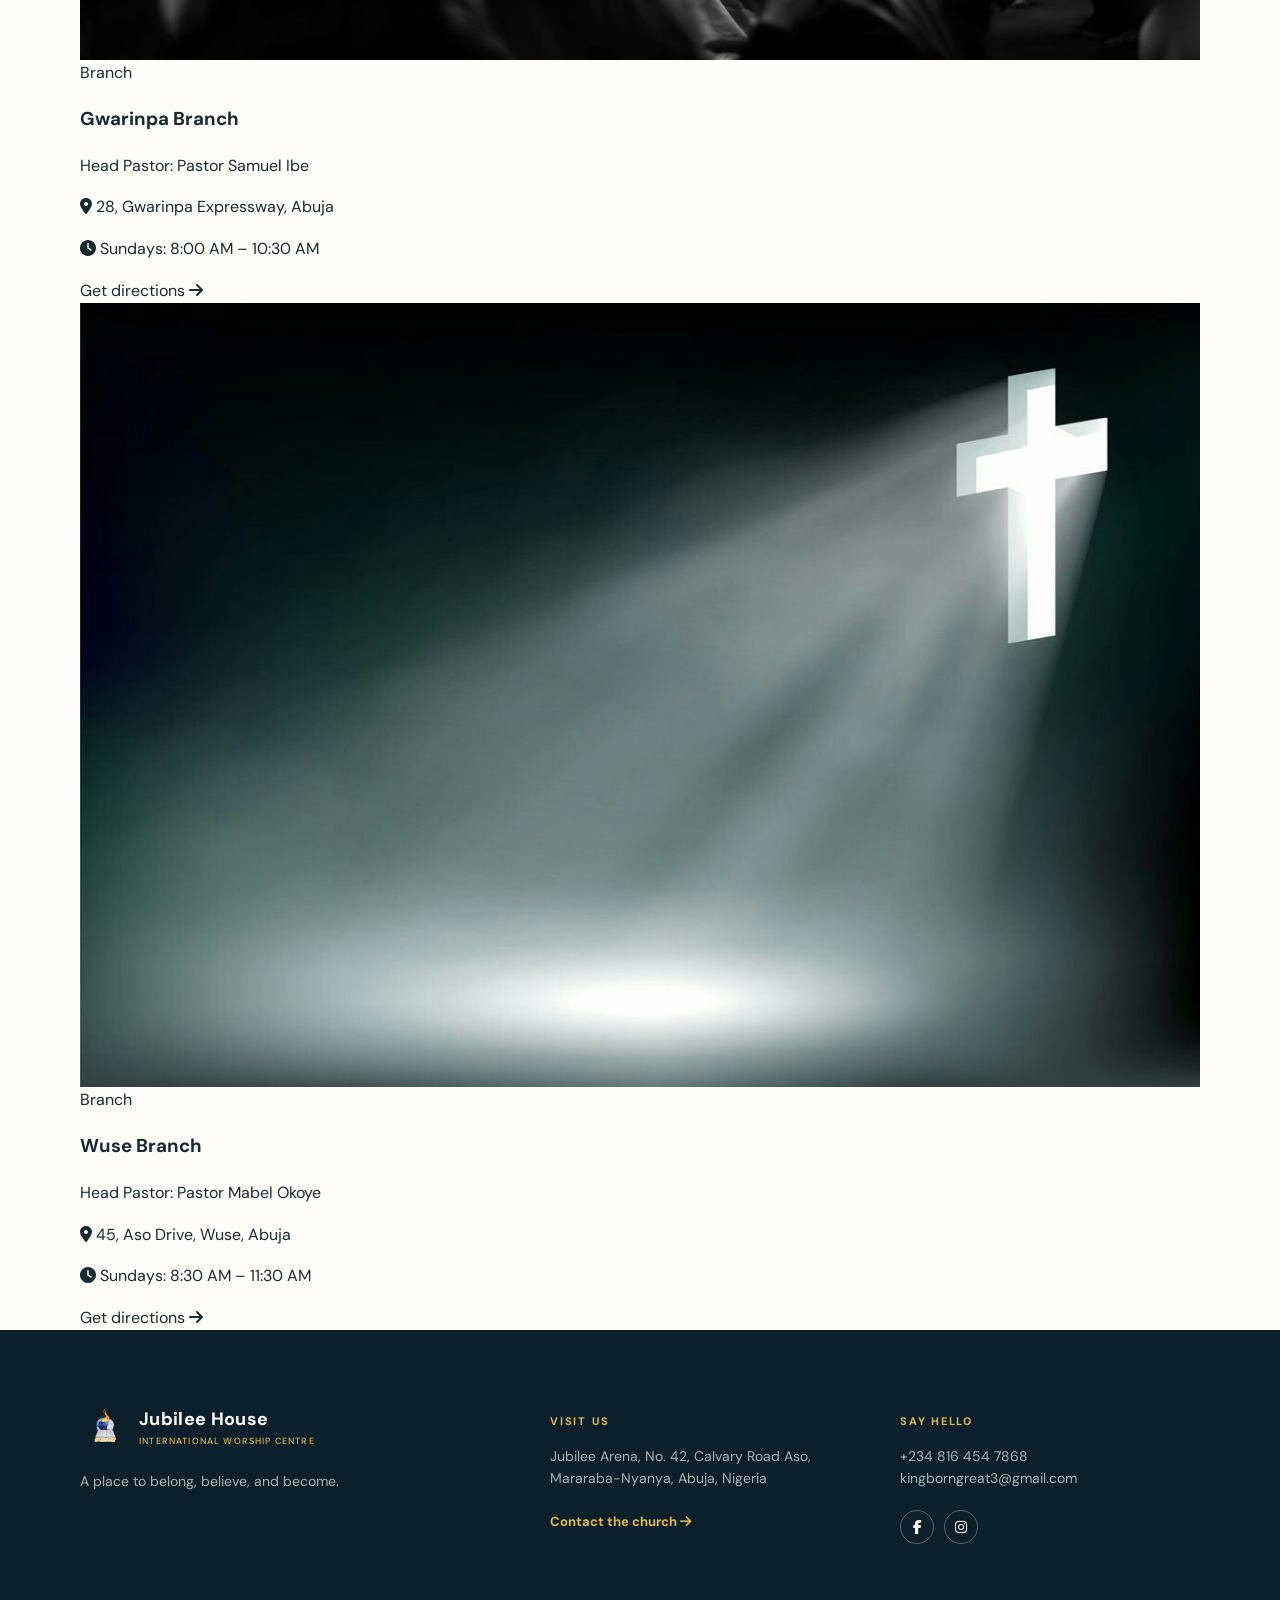
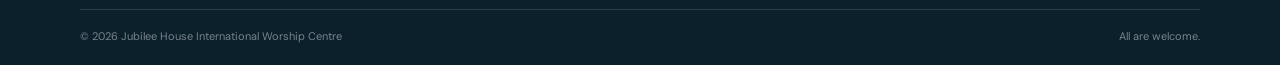
<file: visit copy 2.html>
<!DOCTYPE html>
<html lang="en">
<head>
    <meta charset="UTF-8">
    <meta name="viewport" content="width=device-width, initial-scale=1.0">
    <meta name="description" content="Visit Jubilee House International Worship Centre across our branch locations and campuses.">
    <title>Visit | Jubilee House International</title>
    <link rel="preconnect" href="https://fonts.googleapis.com">
    <link rel="preconnect" href="https://fonts.gstatic.com" crossorigin>
    <link href="https://fonts.googleapis.com/css2?family=DM+Sans:wght@400;500;700&family=Playfair+Display:wght@600;700&display=swap" rel="stylesheet">
    <link rel="stylesheet" href="https://cdnjs.cloudflare.com/ajax/libs/font-awesome/6.7.2/css/all.min.css">
    <link rel="stylesheet" href="style.css">
</head>
<body class="visit-page">
    <header class="site-header">
        <nav class="navbar" aria-label="Main navigation">
            <a class="brand" href="index.html#home"><img src="logoj.PNG" alt="Jubilee House logo"><span>Jubilee House<small>International Worship Centre</small></span></a>
            <button class="menu-toggle" id="menu-toggle" type="button" aria-label="Open menu" aria-expanded="false"><i class="fas fa-bars"></i></button>
            <div class="nav-panel" id="mobileMenu">
                <button class="close-menu" id="closeMenu" type="button" aria-label="Close menu"><i class="fas fa-xmark"></i></button>
                <ul id="nav-links">
                    <li><a href="index.html#home">Home</a></li>
                    <li><a href="about.html">About</a></li>
                    <li><a href="visit.html" aria-current="page">Visit</a></li>
                    <li><a href="ministries.html">Ministries</a></li>
                    <li><a href="index.html#events">Events</a></li>
                    <li><a href="gallery.html">Gallery</a></li>
                    <li><a href="sermons.html">Sermons</a></li>
                    <li><a href="give.html">Give</a></li>
                    <li><a class="nav-cta" href="index.html#contact">Find Us <i class="fas fa-arrow-right"></i></a></li>
                </ul>
            </div>
        </nav>
    </header>

    <main>
        <section class="visit-hero">
            <div class="section-wrap visit-hero-content">
                <p class="eyebrow">PLAN YOUR VISIT</p>
                <h1>Come worship<br><em>with us.</em></h1>
                <p>Find a Jubilee House branch near you and join us as we believe, worship, and grow in Christ together.</p>
                <a class="text-link" href="index.html#home">Back to Jubilee House <i class="fas fa-arrow-right"></i></a>
            </div>
        </section>

        <section class="visit-directory">
            <div class="section-wrap">
                <div class="section-heading visit-heading">
                    <div>
                        <p class="eyebrow">OUR BRANCHES</p>
                        <h2>Gather with us<br>across the city.</h2>
                    </div>
                    <p>Every location is rooted in the same mission: to preach the Gospel and raise disciples who live for Jesus.</p>
                </div>

                <div class="visit-grid">
                    <article class="visit-card">
                        <img src="heros1.JPG" alt="Exterior of Jubilee House main campus in Abuja">
                        <div class="visit-body">
                            <span class="visit-tag">Headquarters</span>
                            <h3>Abuja Main Campus</h3>
                            <p class="visit-pastor">Head Pastor: Pastor Elisha Elijah</p>
                            <p><i class="fas fa-map-marker-alt"></i> Jubilee Arena, Calvary Road Aso, Mararaba-Nyanya, Abuja</p>
                            <p><i class="fas fa-clock"></i> Sundays: 7:30 AM – 11:00 AM</p>
                            <a href="https://www.google.com/maps/dir/?api=1&destination=Jubilee+Arena,+No.+42,+Calvary+Road+Aso,+Mararaba-Nyanya,+Abuja,+Nigeria&travelmode=driving">Get directions <i class="fas fa-arrow-right"></i></a>
                        </div>
                    </article>

                    <article class="visit-card">
                        <img src="heros2.JPG" alt="Exterior of Jubilee House branch in Karu">
                        <div class="visit-body">
                            <span class="visit-tag">Branch</span>
                            <h3>Karu Branch</h3>
                            <p class="visit-pastor">Head Pastor: Pastor Daniel Adebayo</p>
                            <p><i class="fas fa-map-marker-alt"></i> 12, Harmony Estate, Karu, Nasarawa State</p>
                            <p><i class="fas fa-clock"></i> Sundays: 9:00 AM – 12:00 PM</p>
                            <a href="https://www.google.com/maps" target="_blank" rel="noopener noreferrer">Get directions <i class="fas fa-arrow-right"></i></a>
                        </div>
                    </article>

                    <article class="visit-card">
                        <img src="heros3.JPG" alt="Exterior of Jubilee House branch in Gwarinpa">
                        <div class="visit-body">
                            <span class="visit-tag">Branch</span>
                            <h3>Gwarinpa Branch</h3>
                            <p class="visit-pastor">Head Pastor: Pastor Samuel Ibe</p>
                            <p><i class="fas fa-map-marker-alt"></i> 28, Gwarinpa Expressway, Abuja</p>
                            <p><i class="fas fa-clock"></i> Sundays: 8:00 AM – 10:30 AM</p>
                            <a href="https://www.google.com/maps" target="_blank" rel="noopener noreferrer">Get directions <i class="fas fa-arrow-right"></i></a>
                        </div>
                    </article>

                    <article class="visit-card">
                        <img src="heros4.JPG" alt="Exterior of Jubilee House branch in Wuse">
                        <div class="visit-body">
                            <span class="visit-tag">Branch</span>
                            <h3>Wuse Branch</h3>
                            <p class="visit-pastor">Head Pastor: Pastor Mabel Okoye</p>
                            <p><i class="fas fa-map-marker-alt"></i> 45, Aso Drive, Wuse, Abuja</p>
                            <p><i class="fas fa-clock"></i> Sundays: 8:30 AM – 11:30 AM</p>
                            <a href="https://www.google.com/maps" target="_blank" rel="noopener noreferrer">Get directions <i class="fas fa-arrow-right"></i></a>
                        </div>
                    </article>
                </div>
            </div>
        </section>
    </main>

    <footer id="contact"><div class="section-wrap footer-grid"><div><a class="brand footer-brand" href="index.html#home"><img src="logoj.PNG" alt="Jubilee House logo"><span>Jubilee House<small>International Worship Centre</small></span></a><p>A place to belong, believe, and become.</p></div><div><p class="footer-label">VISIT US</p><p>Jubilee Arena, No. 42, Calvary Road Aso,<br>Mararaba-Nyanya, Abuja, Nigeria</p><a class="footer-link" href="index.html#contact">Contact the church <i class="fas fa-arrow-right"></i></a></div><div><p class="footer-label">SAY HELLO</p><p><a href="tel:+2348164547868">+234 816 454 7868</a><br><a href="mailto:kingborngreat3@gmail.com">kingborngreat3@gmail.com</a></p><div class="social-icons"><a href="https://facebook.com/elisha.elijah.262653" aria-label="Facebook" target="_blank" rel="noopener noreferrer"><i class="fab fa-facebook-f"></i></a><a href="https://instagram.com/your_page" aria-label="Instagram" target="_blank" rel="noopener noreferrer"><i class="fab fa-instagram"></i></a></div></div></div><div class="footer-bottom section-wrap"><span>&copy; 2026 Jubilee House International Worship Centre</span><span>All are welcome.</span></div></footer>
    <script src="script.js"></script>
</body>
</html>
</file>
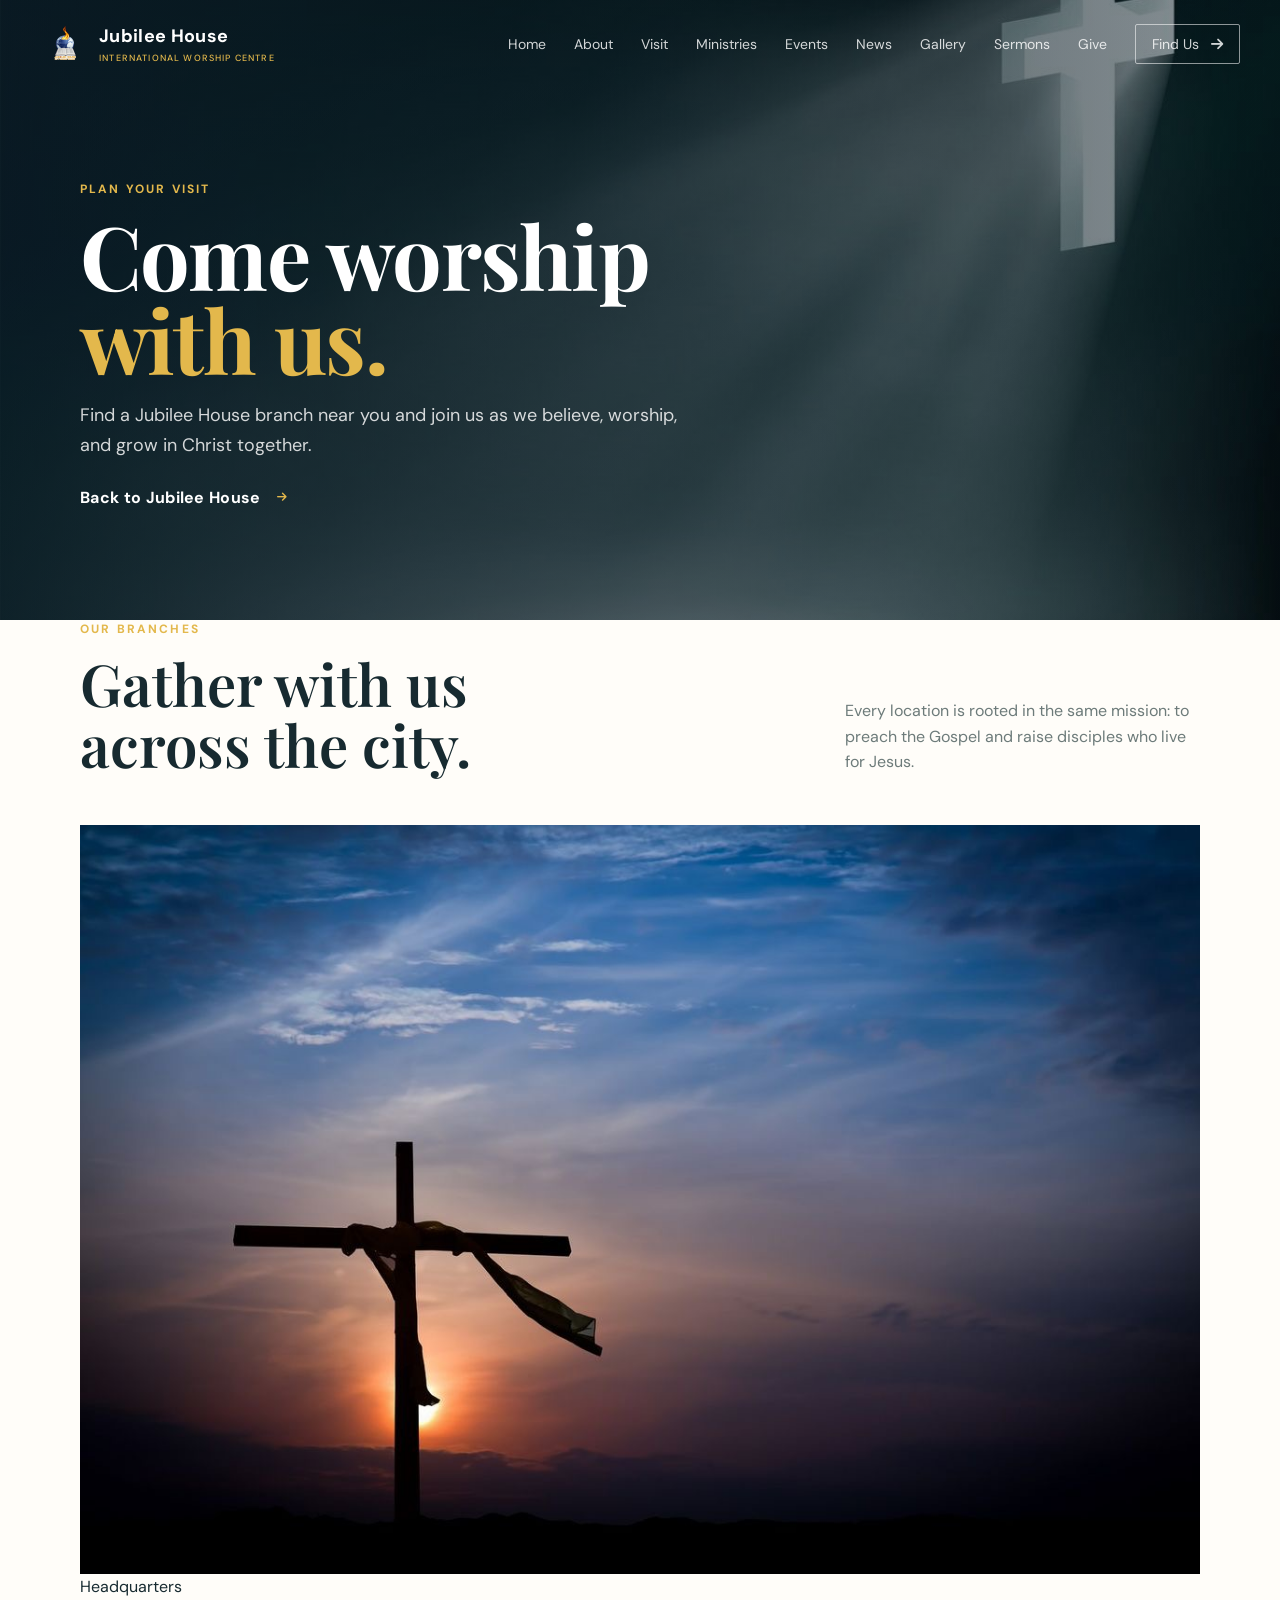
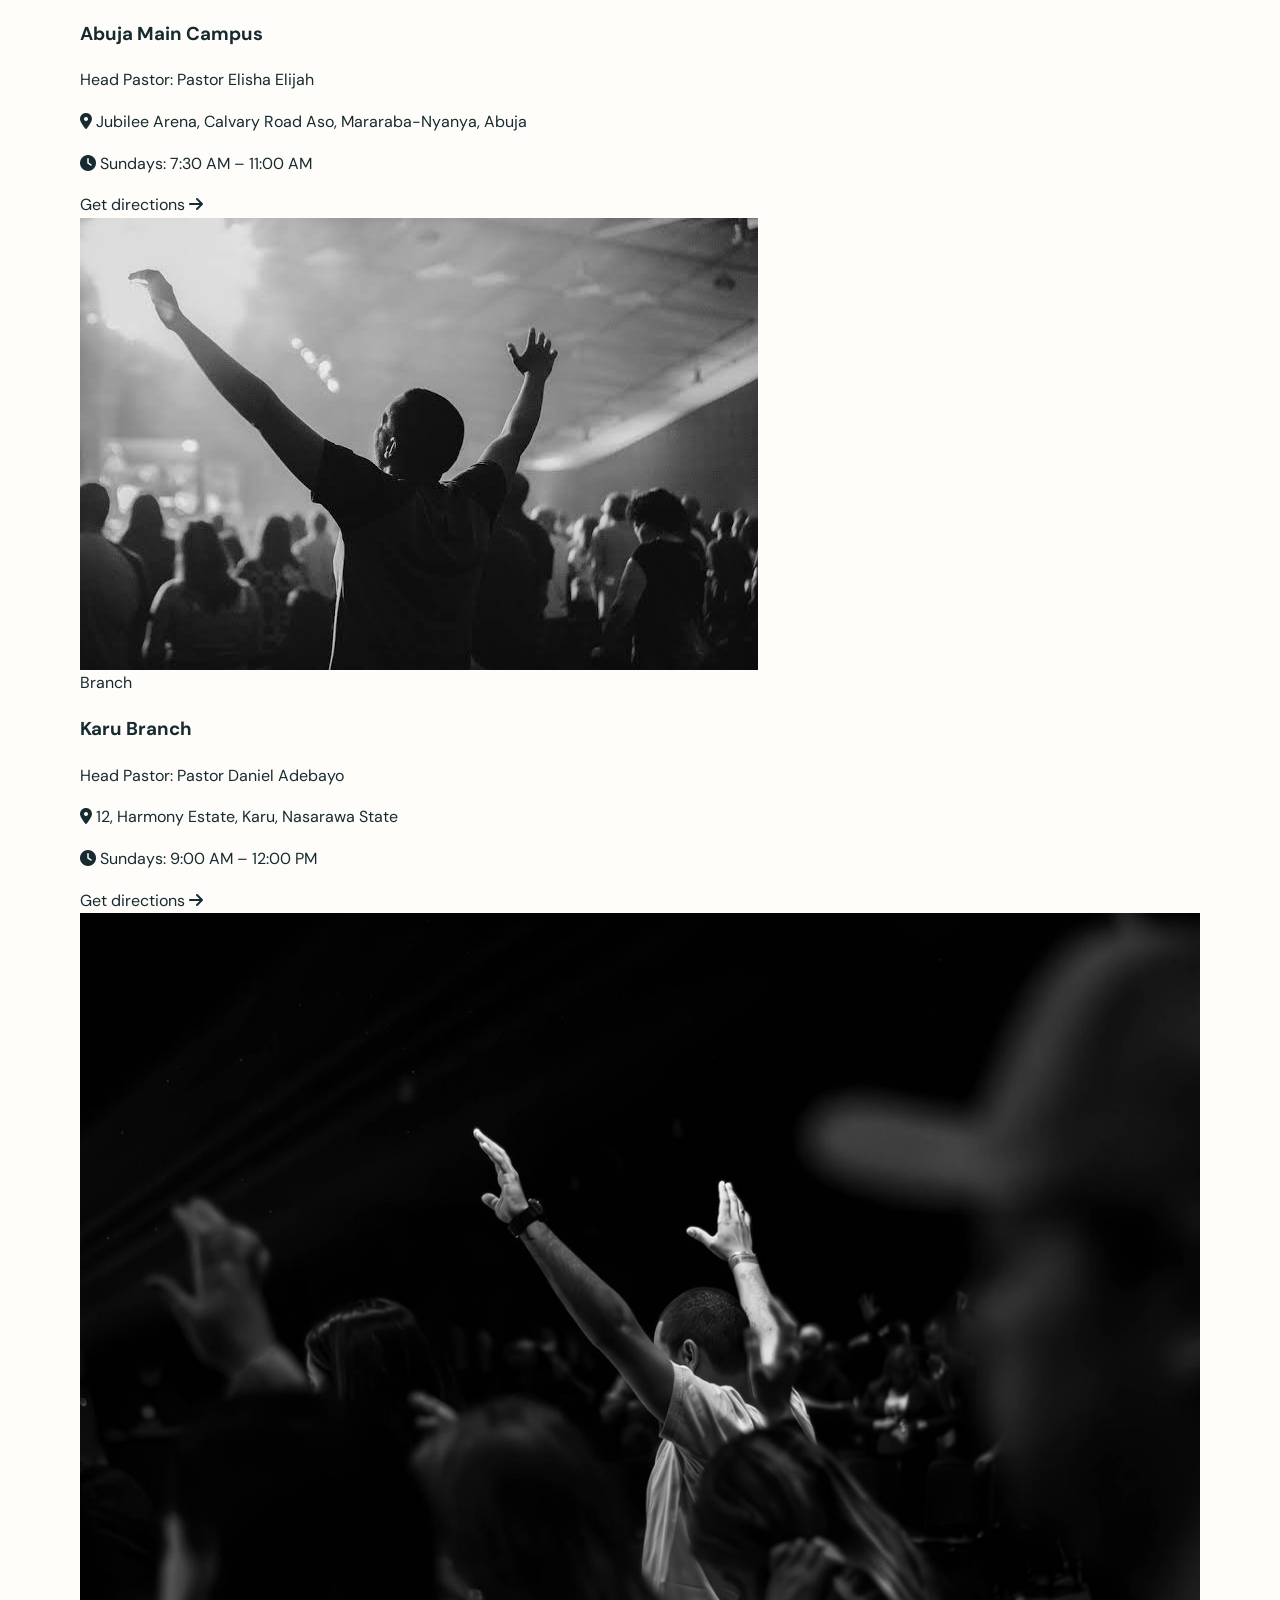
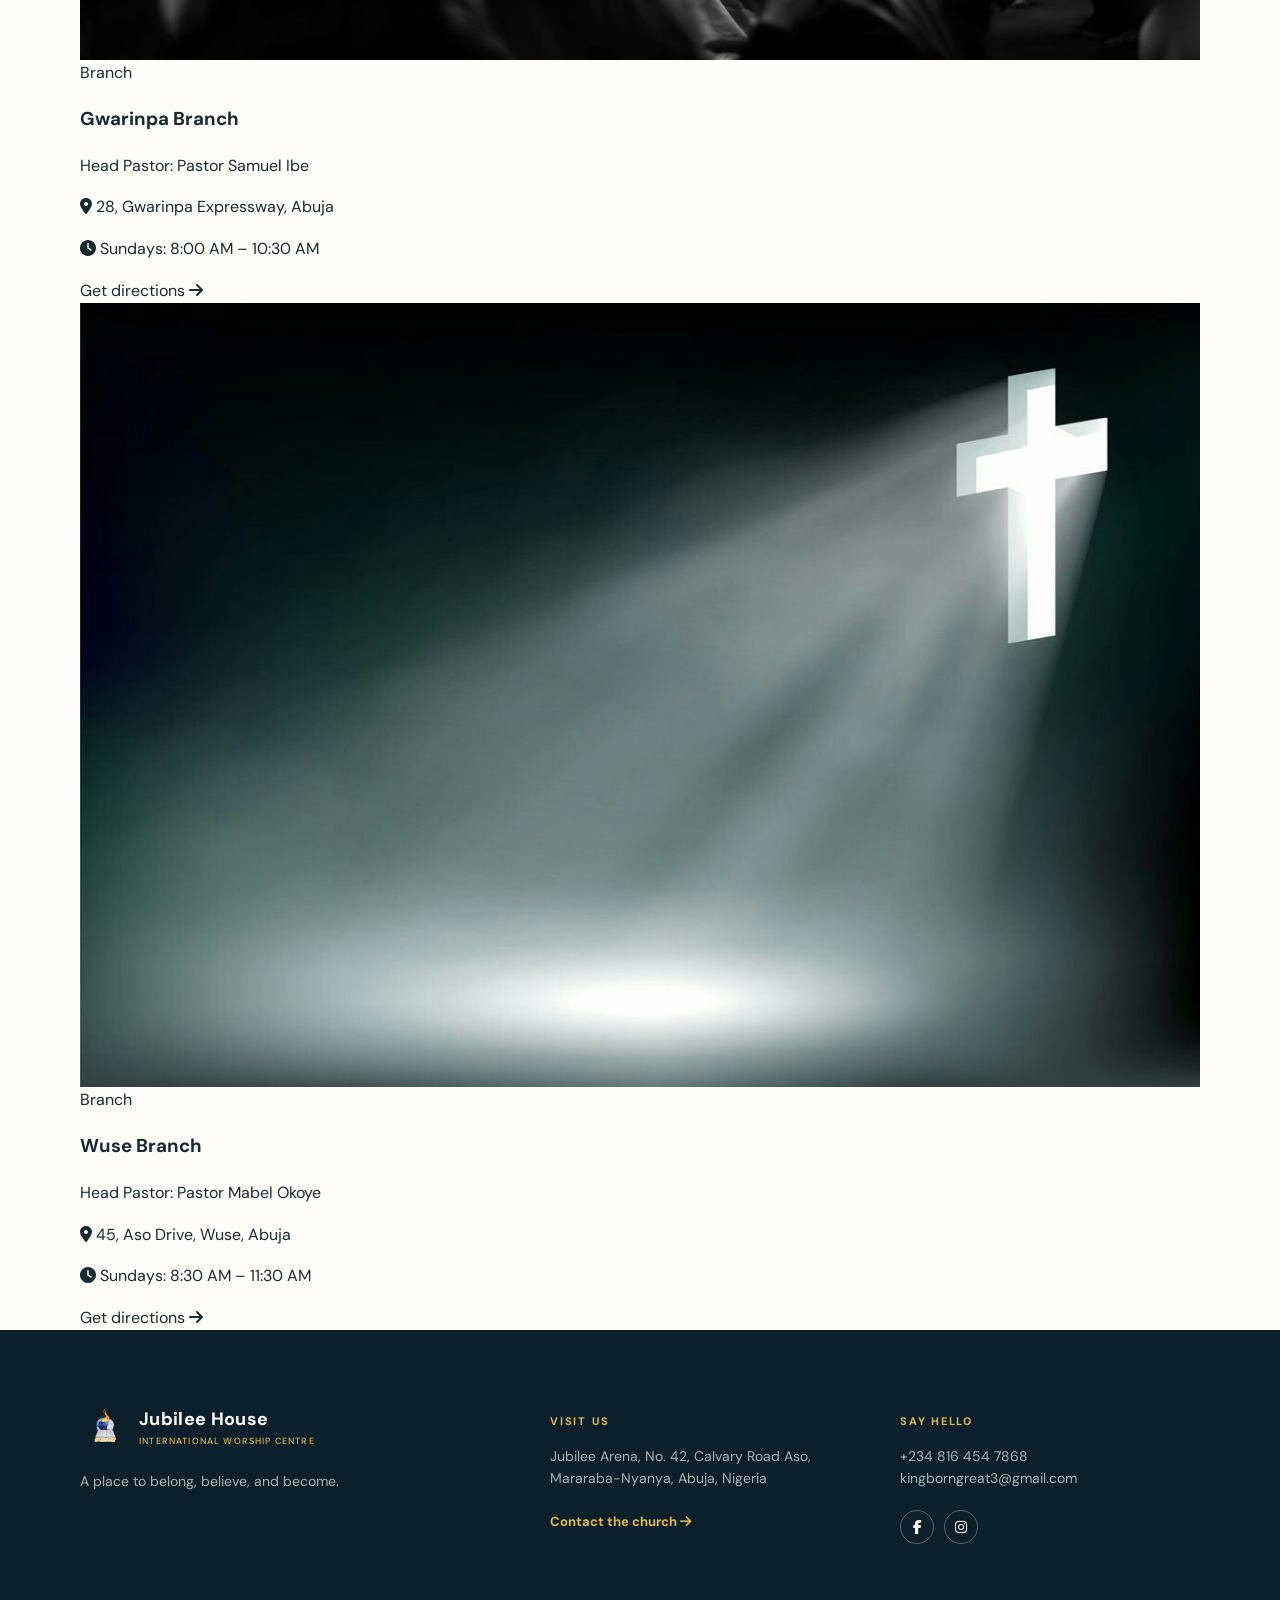
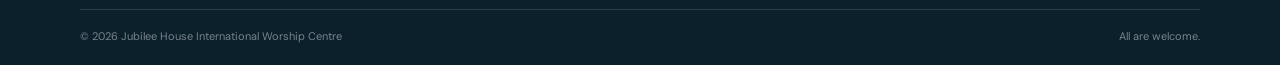
<file: visit copy.html>
<!DOCTYPE html>
<html lang="en">
<head>
    <meta charset="UTF-8">
    <meta name="viewport" content="width=device-width, initial-scale=1.0">
    <meta name="description" content="Visit Jubilee House International Worship Centre across our branch locations and campuses.">
    <title>Visit | Jubilee House International</title>
    <link rel="preconnect" href="https://fonts.googleapis.com">
    <link rel="preconnect" href="https://fonts.gstatic.com" crossorigin>
    <link href="https://fonts.googleapis.com/css2?family=DM+Sans:wght@400;500;700&family=Playfair+Display:wght@600;700&display=swap" rel="stylesheet">
    <link rel="stylesheet" href="https://cdnjs.cloudflare.com/ajax/libs/font-awesome/6.7.2/css/all.min.css">
    <link rel="stylesheet" href="style.css">
</head>
<body class="visit-page visit-copy-page">
    <header class="site-header">
        <nav class="navbar" aria-label="Main navigation">
            <a class="brand" href="index.html#home"><img src="logoj.PNG" alt="Jubilee House logo"><span>Jubilee House<small>International Worship Centre</small></span></a>
            <button class="menu-toggle" id="menu-toggle" type="button" aria-label="Open menu" aria-expanded="false"><i class="fas fa-bars"></i></button>
            <div class="nav-panel" id="mobileMenu">
                <button class="close-menu" id="closeMenu" type="button" aria-label="Close menu"><i class="fas fa-xmark"></i></button>
                <ul id="nav-links">
                    <li><a href="index.html#home">Home</a></li>
                    <li><a href="about.html">About</a></li>
                    <li><a href="visit.html" aria-current="page">Visit</a></li>
                    <li><a href="ministries.html">Ministries</a></li>
                    <li><a href="index.html#events">Events</a></li>
                    <li><a href="news.html">News</a></li>
                    <li><a href="gallery.html">Gallery</a></li>
                    <li><a href="sermons.html">Sermons</a></li>
                    <li><a href="give.html">Give</a></li>
                    <li><a class="nav-cta" href="index.html#contact">Find Us <i class="fas fa-arrow-right"></i></a></li>
                </ul>
            </div>
        </nav>
    </header>

    <main>
        <section class="visit-hero">
            <div class="section-wrap visit-hero-content">
                <p class="eyebrow">PLAN YOUR VISIT</p>
                <h1>Come worship<br><em>with us.</em></h1>
                <p>Find a Jubilee House branch near you and join us as we believe, worship, and grow in Christ together.</p>
                <a class="text-link" href="index.html#home">Back to Jubilee House <i class="fas fa-arrow-right"></i></a>
            </div>
        </section>

        <section class="visit-directory">
            <div class="section-wrap">
                <div class="section-heading visit-heading">
                    <div>
                        <p class="eyebrow">OUR BRANCHES</p>
                        <h2>Gather with us<br>across the city.</h2>
                    </div>
                    <p>Every location is rooted in the same mission: to preach the Gospel and raise disciples who live for Jesus.</p>
                </div>

                <div class="visit-grid">
                    <article class="visit-card">
                        <img src="heros1.JPG" alt="Exterior of Jubilee House main campus in Abuja">
                        <div class="visit-body">
                            <span class="visit-tag">Headquarters</span>
                            <h3>Abuja Main Campus</h3>
                            <p class="visit-pastor">Head Pastor: Pastor Elisha Elijah</p>
                            <p><i class="fas fa-map-marker-alt"></i> Jubilee Arena, Calvary Road Aso, Mararaba-Nyanya, Abuja</p>
                            <p><i class="fas fa-clock"></i> Sundays: 7:30 AM – 11:00 AM</p>
                            <a href="https://www.google.com/maps/dir/?api=1&destination=Jubilee+Arena,+No.+42,+Calvary+Road+Aso,+Mararaba-Nyanya,+Abuja,+Nigeria&travelmode=driving">Get directions <i class="fas fa-arrow-right"></i></a>
                        </div>
                    </article>

                    <article class="visit-card">
                        <img src="heros2.JPG" alt="Exterior of Jubilee House branch in Karu">
                        <div class="visit-body">
                            <span class="visit-tag">Branch</span>
                            <h3>Karu Branch</h3>
                            <p class="visit-pastor">Head Pastor: Pastor Daniel Adebayo</p>
                            <p><i class="fas fa-map-marker-alt"></i> 12, Harmony Estate, Karu, Nasarawa State</p>
                            <p><i class="fas fa-clock"></i> Sundays: 9:00 AM – 12:00 PM</p>
                            <a href="https://www.google.com/maps" target="_blank" rel="noopener noreferrer">Get directions <i class="fas fa-arrow-right"></i></a>
                        </div>
                    </article>

                    <article class="visit-card">
                        <img src="heros3.JPG" alt="Exterior of Jubilee House branch in Gwarinpa">
                        <div class="visit-body">
                            <span class="visit-tag">Branch</span>
                            <h3>Gwarinpa Branch</h3>
                            <p class="visit-pastor">Head Pastor: Pastor Samuel Ibe</p>
                            <p><i class="fas fa-map-marker-alt"></i> 28, Gwarinpa Expressway, Abuja</p>
                            <p><i class="fas fa-clock"></i> Sundays: 8:00 AM – 10:30 AM</p>
                            <a href="https://www.google.com/maps" target="_blank" rel="noopener noreferrer">Get directions <i class="fas fa-arrow-right"></i></a>
                        </div>
                    </article>

                    <article class="visit-card">
                        <img src="heros4.JPG" alt="Exterior of Jubilee House branch in Wuse">
                        <div class="visit-body">
                            <span class="visit-tag">Branch</span>
                            <h3>Wuse Branch</h3>
                            <p class="visit-pastor">Head Pastor: Pastor Mabel Okoye</p>
                            <p><i class="fas fa-map-marker-alt"></i> 45, Aso Drive, Wuse, Abuja</p>
                            <p><i class="fas fa-clock"></i> Sundays: 8:30 AM – 11:30 AM</p>
                            <a href="https://www.google.com/maps" target="_blank" rel="noopener noreferrer">Get directions <i class="fas fa-arrow-right"></i></a>
                        </div>
                    </article>
                </div>
            </div>
        </section>
    </main>

    <footer id="contact"><div class="section-wrap footer-grid"><div><a class="brand footer-brand" href="index.html#home"><img src="logoj.PNG" alt="Jubilee House logo"><span>Jubilee House<small>International Worship Centre</small></span></a><p>A place to belong, believe, and become.</p></div><div><p class="footer-label">VISIT US</p><p>Jubilee Arena, No. 42, Calvary Road Aso,<br>Mararaba-Nyanya, Abuja, Nigeria</p><a class="footer-link" href="index.html#contact">Contact the church <i class="fas fa-arrow-right"></i></a></div><div><p class="footer-label">SAY HELLO</p><p><a href="tel:+2348164547868">+234 816 454 7868</a><br><a href="mailto:kingborngreat3@gmail.com">kingborngreat3@gmail.com</a></p><div class="social-icons"><a href="https://facebook.com/elisha.elijah.262653" aria-label="Facebook" target="_blank" rel="noopener noreferrer"><i class="fab fa-facebook-f"></i></a><a href="https://instagram.com/your_page" aria-label="Instagram" target="_blank" rel="noopener noreferrer"><i class="fab fa-instagram"></i></a></div></div></div><div class="footer-bottom section-wrap"><span>&copy; 2026 Jubilee House International Worship Centre</span><span>All are welcome.</span></div></footer>
    <script src="script.js"></script>
</body>
</html>
</file>
<file: style.css>
/* Final responsive layout rules */
*,*::before,*::after{box-sizing:border-box}html,body{max-width:100%;overflow-x:hidden}img{max-width:100%;height:auto}.section-wrap{width:min(1120px,calc(100% - 48px))}.hero-content{width:min(1120px,calc(100% - 48px))}.gallery-hero,.sermon-hero,.give-hero{background-image:linear-gradient(90deg,rgba(12,27,34,.82),rgba(12,27,34,.42)),url('hero-church-interior.jpg')!important;background-position:center;background-size:cover;background-repeat:no-repeat}.gallery-hero,.sermon-hero,.give-hero{filter:saturate(.82) contrast(.96) brightness(.98)}@media (min-width:761px) and (max-width:1100px){.navbar{width:calc(100% - 40px)}.menu-toggle{display:block!important;background:transparent;border:0;color:#fff;font-size:24px;padding:10px}.nav-panel{display:block;position:fixed;inset:0 0 0 36%;padding:90px 34px 30px;background:var(--navy);transform:translateX(100%);transition:transform .3s ease;box-shadow:-12px 0 35px rgba(0,0,0,.2);z-index:100}.nav-panel.open{transform:translateX(0)}.close-menu{display:block!important;position:absolute;top:25px;right:25px;background:transparent;color:#fff;border:0;font-size:22px}.nav-panel ul{display:grid;gap:0}.nav-panel li{border-bottom:1px solid rgba(255,255,255,.12)}.nav-panel a{display:block;padding:15px 0;font-size:16px}.nav-cta{border:0;padding:15px 0}.hero h1{font-size:clamp(58px,8vw,82px)}.hero{min-height:680px}.verse-grid,.give-grid,.event-detail-grid{gap:45px}.about-grid{gap:55px}.pastor-grid{gap:40px}.service-grid{grid-template-columns:repeat(3,1fr)}.ministry-grid{grid-template-columns:repeat(2,1fr)}.ministry-grid article:nth-child(2){border-right:0}.ministry-grid article:nth-child(-n+2){border-bottom:1px solid var(--line)}.sermon-grid{grid-template-columns:repeat(2,1fr)}.photo-grid{grid-template-columns:repeat(3,1fr);grid-auto-rows:190px}.photo-tile-wide{grid-column:span 2}.footer-grid{gap:28px}}
@media (min-width:1101px){.menu-toggle,.close-menu{display:none}.nav-panel{display:block}.nav-panel ul{display:flex}.hero-content{padding-right:180px}}
@media (max-width:760px){.section-wrap,.navbar,.hero-content{width:calc(100% - 36px)}.hero-copy,.sermon-hero-content>p:not(.eyebrow),.gallery-hero-content>p:not(.eyebrow),.give-hero-content>p:not(.eyebrow){font-size:16px}.service-grid,.ministry-grid,.event-grid,.sermon-grid,.giving-option-grid,.event-people-grid{grid-template-columns:1fr}.footer-grid{grid-template-columns:1fr}.hero-actions{flex-direction:column;align-items:flex-start}.photo-grid{grid-template-columns:1fr 1fr;grid-auto-rows:170px}.photo-tile-wide{grid-column:span 2}.account-main{display:block}.account-intro{min-height:520px;padding:125px 18px 60px}.account-panel{padding:0 18px 70px}.give-grid,.verse-grid,.about-grid,.pastor-grid,.prayer-grid,.event-detail-grid{grid-template-columns:1fr}.section-heading,.sermon-heading,.gallery-heading{display:block}.section-heading>p,.gallery-heading>p{margin-top:18px}.event-detail-card{margin-top:5px}.footer-bottom{display:block}.footer-bottom span{display:block}.nav-panel{max-width:100vw}}
 .account-help-link{display:inline-block;margin-top:16px;color:var(--navy);font-size:13px;font-weight:700}.account-help-link:hover{color:#9a7a2c}
 .event-button{display:inline-flex;align-items:center;gap:8px;margin-top:18px;color:var(--navy);font-size:13px;font-weight:700}.event-button i{color:var(--gold)}.event-button:hover{color:#8b6d23}
 .event-detail-hero{min-height:520px;background:linear-gradient(90deg,rgba(10,28,37,.9),rgba(10,28,37,.42)),url('gallery1.JPG') center/cover;color:#fff;display:flex;align-items:center}.event-detail-hero-content{padding-top:70px}.event-detail-hero h1{font:700 clamp(50px,7vw,82px)/1 var(--serif);margin:0 0 20px;color:#fff}.event-detail-hero-content>p:last-child{max-width:520px;color:rgba(255,255,255,.8);font-size:18px}.event-detail-section{padding:100px 0;background:var(--paper)}.event-detail-grid{display:grid;grid-template-columns:1fr 1fr;gap:90px;align-items:center}.event-detail-grid h2,.event-people h2{font:600 clamp(38px,5vw,58px)/1.05 var(--serif);margin:0 0 20px}.event-detail-grid>div:first-child>p:not(.eyebrow){max-width:520px;color:var(--muted);margin:0 0 30px}.event-detail-card{display:grid;gap:1px;background:var(--line)}.event-detail-card>div{display:flex;align-items:center;gap:18px;padding:23px;background:var(--cream)}.event-detail-card i{width:26px;color:var(--gold);font-size:20px;text-align:center}.event-detail-card span{display:grid;gap:2px;color:var(--muted);font-size:12px}.event-detail-card strong{color:var(--navy);font-size:16px}.event-people{padding:100px 0;background:var(--cream)}.event-people-grid{display:grid;grid-template-columns:repeat(3,1fr);gap:1px;background:var(--line);margin-top:45px}.event-people-grid article{background:var(--cream);padding:30px}.event-people-grid i{color:var(--gold);font-size:23px}.event-people-grid span{display:block;margin-top:20px;color:var(--muted);font-size:11px;letter-spacing:.12em;text-transform:uppercase}.event-people-grid strong{display:block;margin-top:7px;color:var(--navy);font:600 21px var(--serif)}.event-people-grid p{color:var(--muted);font-size:13px;margin:8px 0 0}
 @media (max-width:760px){.event-detail-hero{min-height:560px}.event-detail-hero-content{padding-top:80px}.event-detail-hero h1{font-size:clamp(48px,13vw,68px)}.event-detail-section,.event-people{padding:70px 0}.event-detail-grid,.event-people-grid{grid-template-columns:1fr;gap:35px}.event-people-grid{gap:1px;margin-top:30px}.event-people-grid article{padding:25px 20px}.event-detail-card{margin-top:5px}}
 .give-modal{position:fixed;z-index:40;inset:0;display:grid;place-items:center;padding:24px;background:rgba(7,22,29,.78)}.give-modal[hidden]{display:none}.give-modal-card{position:relative;width:min(100%,430px);padding:38px;background:var(--paper);box-shadow:0 20px 70px rgba(0,0,0,.28)}.give-modal-card h2{font:600 32px var(--serif);margin:0 0 8px}.give-modal-summary{color:var(--muted);margin:0 0 22px}.give-modal-close{position:absolute;top:15px;right:15px;border:0;background:transparent;color:var(--muted);font-size:20px;cursor:pointer}.give-modal-close:hover{color:var(--navy)}.give-modal-account{display:grid;gap:4px;padding:20px;background:var(--cream);border-left:3px solid var(--gold)}.give-modal-account span{color:var(--muted);font-size:11px;text-transform:uppercase;letter-spacing:.1em;margin-top:7px}.give-modal-account span:first-child{margin-top:0}.give-modal-account strong{color:var(--navy);font-size:15px}.give-modal-note{color:var(--muted);font-size:13px;line-height:1.5}.give-modal-done{width:100%;justify-content:center;margin-top:8px}
 @media (max-width:760px){.give-modal{padding:18px}.give-modal-card{padding:30px 22px}.give-modal-card h2{font-size:28px}}
 .bank-transfer-banner{padding:38px 0;background:var(--gold);color:var(--navy)}.bank-transfer-banner .eyebrow{color:var(--navy);margin-bottom:6px}.bank-transfer-banner h2{font:600 30px var(--serif);margin:0 0 8px}.bank-transfer-banner p:last-child{margin:0;font-size:15px;line-height:1.8}.bank-transfer-banner strong{font-weight:700}
 .pastor-grid img{object-fit:contain !important;background:#e8e1d4}
 .news-hero{min-height:520px;background:linear-gradient(90deg,rgba(10,28,37,.9),rgba(10,28,37,.42)),url('hero-church-interior.jpg') center/cover;color:#fff;display:flex;align-items:center}.news-hero-content{padding-top:70px}.news-hero h1{font:700 clamp(48px,7vw,78px)/1.02 var(--serif);margin:0 0 20px}.news-hero h1 em{color:var(--gold);font-style:normal}.news-hero-content>p:last-child{max-width:520px;color:rgba(255,255,255,.82);font-size:18px}.news-section{padding:90px 0 105px;background:var(--paper)}.news-heading{display:flex;justify-content:space-between;align-items:end;gap:50px;margin-bottom:42px}.news-heading h2,.news-promo h2{font:600 clamp(34px,4.5vw,52px)/1.08 var(--serif);margin:0}.news-heading>p{max-width:400px;color:var(--muted);margin:0}.news-grid{display:grid;grid-template-columns:repeat(3,1fr);gap:1px;background:var(--line);border:1px solid var(--line)}.news-card{display:flex;flex-direction:column;align-items:flex-start;min-height:260px;padding:30px;background:var(--cream)}.news-category{color:#8b6d23;font-size:11px;font-weight:700;letter-spacing:.08em;text-transform:uppercase}.news-category i{margin-right:7px}.news-card h3{margin:21px 0 9px;color:var(--navy);font:600 24px/1.2 var(--serif)}.news-card p{margin:0 0 22px;color:var(--muted);font-size:14px}.news-card>a{margin-top:auto;color:var(--navy);font-size:13px;font-weight:700}.news-card>a i{margin-left:7px;color:#a27d27}.news-card>a:hover{color:#8b6d23}.news-contact-card{background:var(--navy)}.news-contact-card h3,.news-contact-card>a{color:#fff}.news-contact-card p{color:rgba(255,255,255,.72)}.news-contact-card .news-category,.news-contact-card>a i{color:var(--gold)}.news-promo{padding:55px 0;background:var(--navy);color:#fff}.news-promo-content{display:flex;justify-content:space-between;align-items:center;gap:35px}.news-promo .eyebrow{margin-bottom:8px}.news-promo h2{font-size:clamp(30px,4vw,44px)}.news-promo-content>div>p:last-child{max-width:560px;margin:12px 0 0;color:rgba(255,255,255,.72)}.news-promo .button{flex-shrink:0}
 @media (max-width:760px){.news-hero{min-height:560px}.news-section{padding:70px 0}.news-heading{display:block}.news-heading>p{margin-top:18px}.news-grid{grid-template-columns:1fr}.news-card{min-height:220px;padding:25px 22px}.news-promo-content{display:block}.news-promo .button{margin-top:22px}}
 body{overflow-x:hidden}
html{overflow-x:hidden}
.account-form-panel select{width:100%;padding:12px 0;border:0;border-bottom:1px solid var(--line);background:transparent;color:var(--ink);outline:0;font:inherit}.account-form-panel select:focus{border-color:var(--gold)}
 .give-hero{min-height:520px;background:linear-gradient(90deg,rgba(10,28,37,.9),rgba(10,28,37,.42)),url('dailyverse.jpg') center/cover;color:#fff;display:flex;align-items:center}.give-hero-content{padding-top:70px}.give-hero h1{font:700 clamp(54px,8vw,88px)/.96 var(--serif);margin:0 0 24px}.give-hero h1 em{color:var(--gold);font-style:normal}.give-hero-content>p:not(.eyebrow){max-width:430px;color:rgba(255,255,255,.8);font-size:18px}.give-section{padding:105px 0;background:var(--paper)}.give-grid{display:grid;grid-template-columns:1fr 1fr;gap:90px;align-items:start}.give-copy h2,.giving-option-grid h3{font:600 clamp(38px,5vw,58px)/1.05 var(--serif);margin:0}.give-copy>p:not(.eyebrow){max-width:440px;color:var(--muted);margin:24px 0 38px}.give-values{display:grid;gap:20px}.give-values span{display:grid;grid-template-columns:38px 1fr;column-gap:12px;align-items:center}.give-values i{grid-row:span 2;color:var(--gold);font-size:22px}.give-values strong{font-size:15px}.give-values small{color:var(--muted);font-size:13px}.give-card{padding:38px;background:var(--cream);box-shadow:0 18px 50px rgba(16,44,59,.08)}.give-card h2{font:600 34px var(--serif);margin:0 0 24px}.give-card form{display:grid;gap:18px}.give-card fieldset{border:0;padding:0;margin:0}.give-card legend,.give-label{display:block;color:var(--muted);font-size:13px;margin-bottom:8px}.gift-types{display:grid;grid-template-columns:repeat(3,1fr);gap:8px}.gift-types label{position:relative}.gift-types input{position:absolute;opacity:0}.gift-types span{display:block;padding:11px 8px;border:1px solid var(--line);background:var(--paper);text-align:center;font-size:13px;cursor:pointer}.gift-types input:checked+span{border-color:var(--gold);background:#f8e8b6;color:var(--navy);font-weight:700}.give-label{position:relative}.give-label input{width:100%;padding:12px 48px 12px 0;border:0;border-bottom:1px solid var(--line);background:transparent;color:var(--ink);outline:0;font:inherit}.give-label input:focus{border-color:var(--gold)}.currency{position:absolute;right:0;bottom:13px;color:var(--muted);font-size:11px;font-weight:700}.optional{float:right;font-size:11px}.amount-presets{display:flex;gap:8px;flex-wrap:wrap;margin-top:-6px}.amount-presets button{border:1px solid var(--line);background:var(--paper);padding:8px 12px;color:var(--navy);font-size:12px;cursor:pointer}.amount-presets button:hover{border-color:var(--gold);background:#f8e8b6}.give-submit{justify-content:center;margin-top:6px}.give-status{min-height:40px;margin:0;color:#347354;font-size:13px;line-height:1.45}.giving-options{padding:100px 0;background:var(--cream)}.giving-option-grid{display:grid;grid-template-columns:repeat(3,1fr);gap:1px;background:var(--line)}.giving-option-grid article{background:var(--cream);padding:32px}.giving-option-grid span{display:grid;place-items:center;width:44px;height:44px;border-radius:50%;background:var(--navy);color:var(--gold)}.giving-option-grid h3{font-size:25px;margin:20px 0 10px}.giving-option-grid p{color:var(--muted);font-size:14px;margin:0 0 20px}.giving-option-grid a{color:var(--navy);font-size:13px;font-weight:700}.giving-option-grid a i{color:var(--gold);margin-left:7px}.give-quote{padding:75px 0;text-align:center;background:var(--navy);color:#fff}.give-quote i{color:var(--gold);font-size:22px}.give-quote blockquote{font:600 clamp(28px,4vw,44px) var(--serif);margin:14px 0 5px}.give-quote p{color:var(--gold);font-size:13px}
 @media (max-width:760px){.give-hero{min-height:560px}.give-hero-content{padding-top:80px}.give-hero h1{font-size:clamp(52px,15vw,70px)}.give-hero-content>p:not(.eyebrow){font-size:16px}.give-section,.giving-options{padding:70px 0}.give-grid{grid-template-columns:1fr;gap:48px}.give-copy h2{font-size:42px}.give-card{padding:28px 22px}.giving-option-grid{grid-template-columns:1fr}.giving-option-grid article{padding:26px 22px}.give-quote{padding:60px 18px}}
 .account-main{min-height:760px;display:grid;grid-template-columns:1fr 1fr;background:var(--cream)}.account-intro{display:flex;align-items:center;min-height:760px;padding:120px max(36px,calc((100vw - 1120px)/2)) 90px max(36px,calc((100vw - 1120px)/2));background:linear-gradient(90deg,rgba(10,28,37,.94),rgba(10,28,37,.64)),url('gallery3.JPG') center/cover;color:#fff}.account-intro h1{font:700 clamp(48px,5vw,76px)/1 var(--serif);margin:0 0 25px}.account-intro h1 em{color:var(--gold);font-style:normal}.account-intro>div>p:not(.eyebrow){max-width:410px;color:rgba(255,255,255,.76);font-size:17px}.account-points{display:grid;gap:13px;margin-top:35px;color:rgba(255,255,255,.82);font-size:14px}.account-points i{width:24px;color:var(--gold);margin-right:8px}.account-panel{display:flex;align-items:center;justify-content:center;padding:120px 36px 80px}.account-card{width:min(100%,470px);padding:38px;background:var(--paper);box-shadow:0 18px 55px rgba(16,44,59,.1)}.account-tabs{display:grid;grid-template-columns:1fr 1fr;border-bottom:1px solid var(--line);margin:-38px -38px 36px}.account-tab{padding:18px 10px;background:transparent;border:0;border-bottom:2px solid transparent;color:var(--muted);font-weight:700;cursor:pointer}.account-tab.active{color:var(--navy);border-bottom-color:var(--gold)}.account-form-panel h2{font:600 32px var(--serif);margin:0}.account-muted{color:var(--muted);font-size:14px;margin:5px 0 25px}.account-form-panel form{display:grid;gap:17px}.account-form-panel label{display:grid;gap:6px;color:var(--muted);font-size:13px}.account-form-panel input:not([type="checkbox"]){width:100%;padding:12px 0;border:0;border-bottom:1px solid var(--line);background:transparent;color:var(--ink);outline:0;font:inherit}.account-form-panel input:not([type="checkbox"]):focus{border-color:var(--gold)}.password-field{position:relative}.password-field input{padding-right:38px!important}.password-toggle{position:absolute;right:0;bottom:8px;border:0;background:transparent;color:var(--muted);cursor:pointer}.check-row{display:flex!important;grid-template-columns:none;align-items:flex-start;gap:8px;line-height:1.4}.check-row input{accent-color:var(--gold);margin-top:5px}.account-submit{justify-content:center;margin-top:7px}.account-status{min-height:20px;margin:0;font-size:13px}.account-status.success{color:#347354}.account-status.error{color:#a34136}.account-note{border-top:1px solid var(--line);margin:30px 0 0;padding-top:18px;color:var(--muted);font-size:11px;line-height:1.5}.account-note i{color:var(--gold);margin-right:5px}
 @media (max-width:760px){.account-main{display:block}.account-intro{min-height:520px;padding:125px 18px 60px}.account-intro h1{font-size:clamp(48px,14vw,68px)}.account-intro>div>p:not(.eyebrow){font-size:16px}.account-points{margin-top:25px}.account-panel{padding:0 18px 70px;margin-top:-1px}.account-card{padding:28px 22px}.account-tabs{margin:-28px -22px 30px}.account-tab{padding:16px 6px}.account-form-panel h2{font-size:28px}}
:root{--navy:#102c3b;--ink:#172a30;--muted:#6d7b7a;--gold:#e3b84c;--cream:#f4f0e7;--paper:#fffdf9;--line:#dfe2db;--serif:'Playfair Display',Georgia,serif;--sans:'DM Sans',sans-serif}*{box-sizing:border-box}html{scroll-behavior:smooth}body{margin:0;background:var(--paper);color:var(--ink);font-family:var(--sans);font-size:16px;line-height:1.6}body.menu-open{overflow:hidden}a{color:inherit;text-decoration:none}button{font:inherit}img{display:block;max-width:100%}.section-wrap{width:min(1120px,calc(100% - 48px));margin:auto}.site-header{position:absolute;z-index:10;top:0;width:100%;color:#fff}.navbar{width:min(1200px,calc(100% - 48px));height:88px;margin:auto;display:flex;align-items:center;justify-content:space-between}.brand{display:flex;align-items:center;gap:11px;font-weight:700;letter-spacing:.02em}.brand img{width:48px;height:48px;object-fit:contain}.brand span{font-size:18px}.brand small{display:block;font-size:9px;letter-spacing:.13em;text-transform:uppercase;color:var(--gold);font-weight:500}.nav-panel ul{display:flex;align-items:center;gap:28px;list-style:none;margin:0;padding:0}.nav-panel a{font-size:14px;color:rgba(255,255,255,.82)}.nav-panel a:hover{color:var(--gold)}.nav-cta{border:1px solid rgba(255,255,255,.55);padding:10px 16px;border-radius:2px}.nav-cta i{margin-left:8px}.menu-toggle,.close-menu{display:none}.hero{min-height:720px;background:linear-gradient(90deg,rgba(10,28,37,.85) 0%,rgba(10,28,37,.48) 52%,rgba(10,28,37,.18)),url('Church interior.jpg') center/cover;position:relative;color:white;display:flex;align-items:center}.hero-content{width:min(1120px,calc(100% - 48px));margin:78px auto 0}.eyebrow{margin:0 0 14px;color:var(--gold);font-size:12px;font-weight:700;letter-spacing:.18em}.hero h1{font:700 clamp(52px,7vw,92px)/.98 var(--serif);margin:0 0 24px;letter-spacing:0}.hero h1 em{color:var(--gold);font-style:normal}.hero-copy{max-width:430px;color:rgba(255,255,255,.82);font-size:18px}.hero-actions{display:flex;align-items:center;gap:25px;margin
@media (max-width:760px){body .menu-toggle{display:block;background:transparent;border:0;color:#fff;font-size:22px;padding:10px;cursor:pointer}body .nav-panel{position:fixed;inset:0 0 0 auto;width:min(82vw,320px);padding:78px 22px 28px;background:var(--navy);transform:translateX(105%);transition:transform .3s ease;box-shadow:-12px 0 35px rgba(0,0,0,.2);z-index:120}body .nav-panel.open{transform:translateX(0)}body .close-menu{display:block;position:absolute;top:20px;right:18px;font-size:22px;color:#fff;background:transparent;border:0;cursor:pointer}body .nav-panel ul{display:grid;gap:0;list-style:none;margin:0;padding:0}body .nav-panel li{border-bottom:1px solid rgba(255,255,255,.12)}body .nav-panel a{display:block;padding:14px 0;font-size:16px;color:rgba(255,255,255,.9)}body .nav-cta{border:0;padding:14px 0}}
-top:36px}.button{display:inline-flex;align-items:center;gap:12px;border:0;padding:14px 22px;border-radius:2px;font-weight:700;cursor:pointer}.button-gold{background:var(--gold);color:var(--navy)}.button-gold:hover{background:#f1ca65}.button-navy{background:var(--navy);color:#fff}.text-link{font-weight:700}.text-link i{font-size:11px;margin-left:6px;color:var(--gold)}.hero-note{position:absolute;right:max(24px,calc((100% - 1120px)/2));bottom:42px;display:flex;align-items:center;gap:12px;font-size:13px;color:rgba(255,255,255,.8)}.hero-note-icon{display:grid;place-items:center;width:38px;height:38px;border:1px solid var(--gold);color:var(--gold);border-radius:50%}.hero-note strong{color:#fff}.welcome-strip{background:var(--gold);color:var(--navy);padding:17px max(24px,calc((100% - 1120px)/2));display:flex;align-items:center;justify-content:space-between;gap:20px}.welcome-strip p{margin:0;font:600 18px var(--serif)}.welcome-strip a{font-size:13px;font-weight:700;white-space:nowrap}.welcome-strip i{margin-left:8px}.verse-section{background:var(--navy);color:#fff;padding:88px 0}.verse-grid{display:grid;grid-template-columns:1fr 1.2fr;gap:80px;align-items:center}.verse-section h2,.section-heading h2,.about-copy h2,.prayer-section h2{font:600 clamp(38px,5vw,58px)/1.05 var(--serif);margin:0}.verse-card{position:relative;background:#234654;padding:42px 48px}.verse-card>i{color:var(--gold);font-size:22px}.verse-card p{font:italic 22px/1.55 var(--serif);margin:18px 0}.verse-card strong{color:var(--gold);font-size:13px}.visit-section,.ministries-section,.events-section{padding:100px 0}.visit-section{background:var(--cream)}.section-heading{display:flex;justify-content:space-between;gap:60px;align-items:end;margin-bottom:50px}.section-heading>p{max-width:355px;color:var(--muted);margin:0}.service-grid{display:grid;grid-template-columns:repeat(3,1fr);gap:1px;background:var(--line)}.service-grid article{background:var(--cream);padding:32px}.service-icon{color:var(--gold);font-size:24px}.service-grid h3,.ministry-grid h3,.event-grid h3{font:600 23px var(--serif);margin:19px 0 10px}.service-grid p,.ministry-grid p,.event-grid p{margin:0;color:var(--muted);font-size:14px}.service-grid strong{color:var(--navy)}.about-section{padding:110px 0;background:var(--paper)}.about-grid{display:grid;grid-template-columns:1fr 1fr;gap:100px;align-items:center}.image-stack{position:relative;min-height:470px}.about-main-image{width:82%;height:430px;object-fit:cover}.about-small-image{position:absolute;right:0;bottom:0;width:42%;height:200px;object-fit:cover;border:10px solid var(--paper)}.about-copy>p:not(.eyebrow){color:var(--muted);margin:20px 0}.about-copy .button{margin-top:15px}.pastor-section{position:relative;overflow:hidden;background:linear-gradient(180deg,#f8f4ee 0%,#f1ece3 100%);padding:80px 0}.pastor-section .section-wrap{position:relative;isolation:isolate}.pastor-section .section-wrap::before{content:"";position:absolute;inset:8% 10% 8% 10%;border:1px solid rgba(134,111,82,.18);border-radius:52% 48% 49% 51% / 50% 50% 50% 50%;transform:rotate(-6deg);pointer-events:none}.pastor-section .section-wrap::after{content:"";position:absolute;left:50%;top:15%;bottom:15%;width:1px;background:linear-gradient(180deg,transparent,rgba(134,111,82,.26),transparent);transform:translateX(-50%);pointer-events:none}.pastor-section .section-wrap>*{position:relative;z-index:1}.pastor-grid{display:grid;grid-template-columns:260px 1fr;gap:65px;align-items:center;max-width:900px}.pastor-grid img{width:260px;height:300px;object-fit:cover}.pastor-grid blockquote{font:600 clamp(25px,3vw,38px)/1.25 var(--serif);margin:0 0 22px;max-width:700px}.pastor-grid>div>p:last-child{color:var(--muted);font-size:13px}.signature{font-weight:700;margin:0}.ministries-section{background:var(--paper)}.ministry-grid{display:grid;grid-template-columns:repeat(4,1fr);border-top:1px solid var(--line);border-bottom:1px solid var(--line)}.ministry-grid article{padding:28px 24px;border-right:1px solid var(--line)}.ministry-grid article:last-child{border:0}.ministry-grid i{color:var(--gold);font-size:22px}.ministry-grid h3{font-size:19px}.events-section{background:var(--cream)}.event-grid{display:grid;grid-template-columns:1fr 1fr;gap:24px;margin-top:45px}.event-grid article{display:grid;grid-template-columns:92px 1fr;background:var(--paper)}.event-date{background:var(--navy);color:#fff;display:flex;flex-direction:column;align-items:center;justify-content:center}.event-date b{color:var(--gold);font-size:13px}.event-date strong{font:600 45px var(--serif)}.event-grid article>div:last-child{padding:28px}.event-grid h3{margin:0 0 8px}.event-grid p{margin:5px 0}.event-grid p i{color:var(--gold)}.prayer-section{background:var(--navy);color:#fff;padding:100px 0}.prayer-grid{display:grid;grid-template-columns:1fr 1fr;gap:90px}.prayer-section h2{margin-bottom:22px}.prayer-section>div>div>p:last-child{color:rgba(255,255,255,.7)}.prayer-form{display:grid;gap:17px}.prayer-form label{display:grid;gap:6px;color:rgba(255,255,255,.7);font-size:13px}.prayer-form input,.prayer-form textarea{width:100%;padding:12px 0;border:0;border-bottom:1px solid rgba(255,255,255,.35);background:transparent;color:#fff;outline:0;resize:vertical}.prayer-form input:focus,.prayer-form textarea:focus{border-color:var(--gold)}.form-status{color:var(--gold);font-size:13px;margin:0}footer{background:#0b202b;color:#fff;padding:72px 0 20px}.footer-grid{display:grid;grid-template-columns:1.4fr 1fr 1fr;gap:50px;padding-bottom:65px}.footer-brand{margin-bottom:20px}.footer-grid p{color:rgba(255,255,255,.65);font-size:14px}.footer-label{color:var(--gold)!important;font-size:11px!important;font-weight:700;letter-spacing:.16em}.footer-link{display:inline-block;color:var(--gold);font-size:13px;font-weight:700;margin-top:8px}.social-icons{display:flex;gap:10px;margin-top:20px}.social-icons a{display:grid;place-items:center;width:34px;height:34px;border:1px solid rgba(255,255,255,.3);border-radius:50%;font-size:14px}.social-icons a:hover{background:var(--gold);color:var(--navy)}.footer-bottom{border-top:1px solid rgba(255,255,255,.13);padding-top:18px;display:flex;justify-content:space-between;color:rgba(255,255,255,.45);font-size:11px}
@media (max-width:760px){.section-wrap,.navbar,.hero-content{width:min(100% - 36px,1120px)}.navbar{height:75px}.brand img{width:40px;height:40px}.brand span{font-size:15px}.brand small{font-size:7px}.menu-toggle{display:block;background:transparent;border:0;color:#fff;font-size:22px;padding:10px}.nav-panel{position:fixed;inset:0 0 0 25%;padding:78px 28px 28px;background:var(--navy);transform:translateX(100%);transition:transform .3s ease;box-shadow:-12px 0 35px rgba(0,0,0,.2)}.nav-panel.open{transform:translateX(0)}.close-menu{display:block;position:absolute;top:23px;right:20px;font-size:22px}.nav-panel ul{display:grid;gap:0}.nav-panel li{border-bottom:1px solid rgba(255,255,255,.12)}.nav-panel a{display:block;padding:14px 0;font-size:16px}.nav-cta{border:0;padding:14px 0}.hero{min-height:690px}.hero-content{margin-top:60px}.hero h1{font-size:clamp(48px,14vw,72px)}.hero-copy{font-size:16px}.hero-actions{align-items:flex-start;flex-direction:column;gap:17px}.hero-note{right:18px;bottom:28px}.welcome-strip{align-items:flex-start;flex-direction:column;padding:22px 18px}.welcome-strip p{font-size:16px}.verse-section,.visit-section,.about-section,.ministries-section,.events-section,.prayer-section{padding:70px 0}.verse-grid,.about-grid,.pastor-grid,.prayer-grid{grid-template-columns:1fr;gap:35px}.verse-card{padding:30px 25px}.verse-card p{font-size:19px}.section-heading{display:block;margin-bottom:32px}.section-heading>p{margin-top:18px}.service-grid,.ministry-grid,.event-grid{grid-template-columns:1fr}.service-grid article{padding:25px}.image-stack{min-height:340px}.about-main-image{height:320px}.about-small-image{height:145px}.pastor-grid img{width:100%;height:330px}.pastor-grid blockquote{font-size:28px}.ministry-grid article{border-right:0;border-bottom:1px solid var(--line);padding:24px 0}.event-grid article{grid-template-columns:74px 1fr}.event-date strong{font-size:36px}.event-grid article>div:last-child{padding:20px 16px}.footer-grid{grid-template-columns:1fr;gap:28px;padding-bottom:40px}.footer-bottom{display:block;line-height:2}.footer-bottom span{display:block}}
.legacy-church-page .hero{background-image:linear-gradient(90deg,rgba(10,28,37,.85),rgba(10,28,37,.4)),url('gallery1.JPG')!important}
.about-page .about-page-hero{background-image:linear-gradient(90deg,rgba(10,28,37,.82),rgba(10,28,37,.35)),url('heros2.JPG')!important}
.visit-page .visit-hero{background-image:linear-gradient(90deg,rgba(10,28,37,.82),rgba(10,28,37,.35)),url('heros3.JPG')!important}
.visit-copy-page .visit-hero{background-image:linear-gradient(90deg,rgba(10,28,37,.82),rgba(10,28,37,.35)),url('heros4.JPG')!important}
.visit-copy-2-page .visit-hero{background-image:linear-gradient(90deg,rgba(10,28,37,.82),rgba(10,28,37,.35)),url('heros5.JPG')!important}
.ministries-page .ministry-hero{background-image:linear-gradient(90deg,rgba(10,28,37,.82),rgba(10,28,37,.35)),url('heros12.JPG')!important}
.news-page .news-hero{background-image:linear-gradient(90deg,rgba(10,28,37,.9),rgba(10,28,37,.42)),url('heros14.JPG')!important}
.gallery-page .gallery-hero{background-image:linear-gradient(90deg,rgba(10,28,37,.9),rgba(10,28,37,.4)),url('gallery4.JPG')!important}
.sermons-page .sermon-hero{background-image:linear-gradient(90deg,rgba(10,28,37,.9),rgba(10,28,37,.45)),url('heros1.JPG')!important}
.give-page .give-hero{background-image:linear-gradient(90deg,rgba(10,28,37,.9),rgba(10,28,37,.42)),url('heros9.JPG')!important}
.event-details-page .event-detail-hero{background-image:linear-gradient(90deg,rgba(10,28,37,.9),rgba(10,28,37,.42)),url('heros10.JPG')!important}
 .sermons-page{background:var(--paper)}
 .sermon-hero{min-height:520px;background:linear-gradient(90deg,rgba(10,28,37,.9),rgba(10,28,37,.45)),url('sermon-hero.jpg') center/cover;color:#fff;display:flex;align-items:center}
 .sermon-hero-content{padding-top:70px}.sermon-hero h1{font:700 clamp(54px,8vw,88px)/.96 var(--serif);margin:0 0 24px}.sermon-hero h1 em{color:var(--gold);font-style:normal}.sermon-hero-content>p:not(.eyebrow){max-width:430px;color:rgba(255,255,255,.78);font-size:18px;margin-bottom:28px}.sermon-library{padding:100px 0;background:var(--cream)}.sermon-heading{display:flex;align-items:end;justify-content:space-between;gap:40px;margin-bottom:48px}.sermon-heading h2{font:600 clamp(38px,5vw,58px)/1.05 var(--serif);margin:0}.sermon-search{display:flex;align-items:center;gap:12px;width:260px;border-bottom:1px solid var(--muted);padding:8px 0;color:var(--muted)}.sermon-search input{width:100%;border:0;outline:0;background:transparent;color:var(--ink);font:inherit}.sermon-search input::placeholder{color:var(--muted)}.sermon-grid{display:grid;grid-template-columns:repeat(3,1fr);gap:24px}.sermon-card{background:var(--paper);box-shadow:0 8px 24px rgba(16,44,59,.08);min-width:0}.sermon-card[hidden]{display:none}.sermon-image{height:210px;overflow:hidden;background:var(--navy)}.sermon-image img{width:100%;height:100%;object-fit:cover;transition:transform .4s ease}.sermon-card:hover .sermon-image img{transform:scale(1.04)}.sermon-content{padding:25px}.sermon-date{color:#9a7a2c;font-size:11px;font-weight:700;letter-spacing:.12em;text-transform:uppercase}.sermon-content h3{font:600 25px var(--serif);margin:10px 0 4px}.sermon-speaker{color:var(--muted);font-size:13px;margin:0 0 22px}.sermon-actions{display:flex;align-items:center;gap:10px}.sermon-actions audio{width:calc(100% - 44px);height:38px}.download-btn{display:grid;place-items:center;flex:0 0 36px;height:36px;background:var(--navy);color:#fff;font-size:13px}.download-btn:hover{background:var(--gold);color:var(--navy)}.no-results{display:none;color:var(--muted);margin:30px 0 0}.no-results:not([hidden]){display:block}
 @media (max-width:760px){.sermon-hero{min-height:560px}.sermon-hero-content{padding-top:80px}.sermon-hero h1{font-size:clamp(52px,15vw,70px)}.sermon-hero-content>p:not(.eyebrow){font-size:16px}.sermon-library{padding:70px 0}.sermon-heading{display:block;margin-bottom:32px}.sermon-search{width:100%;margin-top:28px}.sermon-grid{grid-template-columns:1fr;gap:18px}.sermon-image{height:220px}.sermon-content{padding:22px}}
 .gallery-hero{min-height:520px;background:linear-gradient(90deg,rgba(10,28,37,.9),rgba(10,28,37,.4)),url('gallery4.JPG') center/cover;color:#fff;display:flex;align-items:center}.gallery-hero-content{padding-top:70px}.gallery-hero h1{font:700 clamp(54px,8vw,88px)/.96 var(--serif);margin:0 0 24px}.gallery-hero h1 em{color:var(--gold);font-style:normal}.gallery-hero-content>p:not(.eyebrow){max-width:430px;color:rgba(255,255,255,.78);font-size:18px;margin-bottom:28px}.gallery-library{padding:100px 0;background:var(--cream)}.gallery-heading{display:flex;align-items:end;justify-content:space-between;gap:50px;margin-bottom:48px}.gallery-heading h2{font:600 clamp(38px,5vw,58px)/1.05 var(--serif);margin:0}.gallery-heading>p{max-width:300px;color:var(--muted);margin:0}.photo-grid{display:grid;grid-template-columns:repeat(4,1fr);grid-auto-rows:220px;gap:16px}.photo-tile{position:relative;padding:0;border:0;overflow:hidden;cursor:pointer;background:var(--navy);text-align:left}.photo-tile-wide{grid-column:span 2}.photo-tile-tall{grid-row:span 2}.photo-tile img{width:100%;height:100%;object-fit:cover;transition:transform .45s ease,opacity .45s ease}.photo-tile::after{content:"";position:absolute;inset:0;background:linear-gradient(transparent 45%,rgba(10,28,37,.82));opacity:0;transition:opacity .3s ease}.photo-tile span{position:absolute;z-index:1;right:18px;bottom:15px;left:18px;color:#fff;font:600 17px var(--serif);opacity:0;transform:translateY(8px);transition:opacity .3s ease,transform .3s ease}.photo-tile:hover img,.photo-tile:focus-visible img{transform:scale(1.05);opacity:.9}.photo-tile:hover::after,.photo-tile:focus-visible::after,.photo-tile:hover span,.photo-tile:focus-visible span{opacity:1}.photo-tile:focus-visible{outline:3px solid var(--gold);outline-offset:3px}.lightbox{position:fixed;z-index:30;inset:0;display:grid;place-items:center;padding:48px 24px;background:rgba(7,22,29,.94)}.lightbox[hidden]{display:none}.lightbox img{max-width:min(100%,1000px);max-height:82vh;object-fit:contain;box-shadow:0 15px 50px rgba(0,0,0,.35)}.lightbox-close{position:absolute;top:24px;right:24px;display:grid;place-items:center;width:42px;height:42px;border:1px solid rgba(255,255,255,.6);background:transparent;color:#fff;cursor:pointer;font-size:19px}.lightbox-close:hover{background:var(--gold);color:var(--navy)}.lightbox p{position:absolute;bottom:20px;margin:0;color:#fff;font:600 18px var(--serif)}
 @media (max-width:760px){.gallery-hero{min-height:560px}.gallery-hero-content{padding-top:80px}.gallery-hero h1{font-size:clamp(52px,15vw,70px)}.gallery-hero-content>p:not(.eyebrow){font-size:16px}.gallery-library{padding:70px 0}.gallery-heading{display:block;margin-bottom:32px}.gallery-heading>p{margin-top:18px}.photo-grid{grid-template-columns:1fr 1fr;grid-auto-rows:170px;gap:10px}.photo-tile-wide{grid-column:span 2}.photo-tile-tall{grid-row:span 2}.photo-tile span{right:10px;bottom:10px;left:10px;font-size:14px;opacity:1;transform:none}.photo-tile::after{opacity:1}.lightbox{padding:48px 14px}.lightbox-close{top:14px;right:14px}.lightbox p{bottom:14px;font-size:15px;text-align:center}}
 .gallery-hero,.sermon-hero,.give-hero,.event-detail-hero{background-image:linear-gradient(90deg,rgba(10,28,37,.9),rgba(10,28,37,.45)),url('hero-church-interior.jpg')!important;background-position:center;background-size:cover;background-repeat:no-repeat}
 .gallery-hero,.sermon-hero,.give-hero,.event-detail-hero{filter:saturate(.75) contrast(.96) brightness(.98)}
 .sermon-hero{background-image:linear-gradient(90deg,rgba(10,28,37,.9),rgba(10,28,37,.45)),url('heros1.JPG')!important}
 .visit-hero,.ministry-hero{position:relative;min-height:620px;background:linear-gradient(90deg,rgba(10,28,37,.82),rgba(10,28,37,.35)),url('heros1.JPG') center/cover no-repeat;display:flex;align-items:center;color:#fff;overflow:hidden}.visit-hero::before,.ministry-hero::before{content:"";position:absolute;inset:0;background:linear-gradient(90deg,rgba(10,28,37,.45),rgba(10,28,37,.18));}.visit-hero-content,.ministry-hero-content{position:relative;z-index:1;width:min(1120px,calc(100% - 48px));margin:0 auto;padding-top:70px}.visit-hero-content>p:not(.eyebrow),.ministry-hero-content>p:not(.eyebrow){max-width:620px;color:rgba(255,255,255,.82);font-size:18px;line-height:1.7;margin:0 0 24px}.visit-hero h1,.ministry-hero h1{font:700 clamp(54px,8vw,88px)/.96 var(--serif);margin:0 0 18px;letter-spacing:-.02em}.visit-hero h1 em,.ministry-hero h1 em{color:var(--gold);font-style:normal}.visit-hero .text-link,.ministry-hero .text-link{display:inline-flex;align-items:center;gap:10px;color:#fff;font-weight:700;letter-spacing:.02em}.visit-hero .text-link:hover,.ministry-hero .text-link:hover{color:var(--gold)}
 @media (max-width:760px){.visit-hero,.ministry-hero{min-height:500px}.visit-hero-content,.ministry-hero-content{width:min(100% - 36px,1120px);padding-top:90px}.visit-hero h1,.ministry-hero h1{font-size:clamp(46px,13vw,66px)}.visit-hero-content>p:not(.eyebrow),.ministry-hero-content>p:not(.eyebrow){font-size:16px;max-width:100%}.visit-hero .text-link,.ministry-hero .text-link{font-size:15px}}
@media (max-width:760px){.section-wrap,.navbar,.hero-content{width:min(100% - 36px,1120px)}.navbar{height:75px}.brand img{width:40px;height:40px}.brand span{font-size:15px}.brand small{font-size:7px}.menu-toggle{display:block;background:transparent;border:0;color:#fff;font-size:22px;padding:10px}.nav-panel{position:fixed;inset:0 0 0 25%;padding:78px 28px 28px;background:var(--navy);transform:translateX(100%);transition:transform .3s ease;box-shadow:-12px 0 35px rgba(0,0,0,.2)}.nav-panel.open{transform:translateX(0)}.close-menu{display:block;position:absolute;top:23px;right:20px;font-size:22px}.nav-panel ul{display:grid;gap:0}.nav-panel li{border-bottom:1px solid rgba(255,255,255,.12)}.nav-panel a{display:block;padding:14px 0;font-size:16px}.nav-cta{border:0;padding:14px 0}.hero{min-height:690px}.hero-content{margin-top:60px}.hero h1{font-size:clamp(48px,14vw,72px)}.hero-copy{font-size:16px}.hero-actions{align-items:flex-start;flex-direction:column;gap:17px}.hero-note{right:18px;bottom:28px}.welcome-strip{align-items:flex-start;flex-direction:column;padding:22px 18px}.welcome-strip p{font-size:16px}.verse-section,.visit-section,.about-section,.ministries-section,.events-section,.prayer-section{padding:70px 0}.verse-grid,.about-grid,.pastor-grid,.prayer-grid{grid-template-columns:1fr;gap:35px}.verse-card{padding:30px 25px}.verse-card p{font-size:19px}.section-heading{display:block;margin-bottom:32px}.section-heading>p{margin-top:18px}.service-grid,.ministry-grid,.event-grid{grid-template-columns:1fr}.service-grid article{padding:25px}.image-stack{min-height:340px}.about-main-image{height:320px}.about-small-image{height:145px}.pastor-grid img{width:100%;height:330px}.pastor-grid blockquote{font-size:28px}.ministry-grid article{border-right:0;border-bottom:1px solid var(--line);padding:24px 0}.event-grid article{grid-template-columns:74px 1fr}.event-date strong{font-size:36px}.event-grid article>div:last-child{padding:20px 16px}.footer-grid{grid-template-columns:1fr;gap:28px;padding-bottom:40px}.footer-bottom{display:block;line-height:2}.footer-bottom span{display:block}}
</file>
